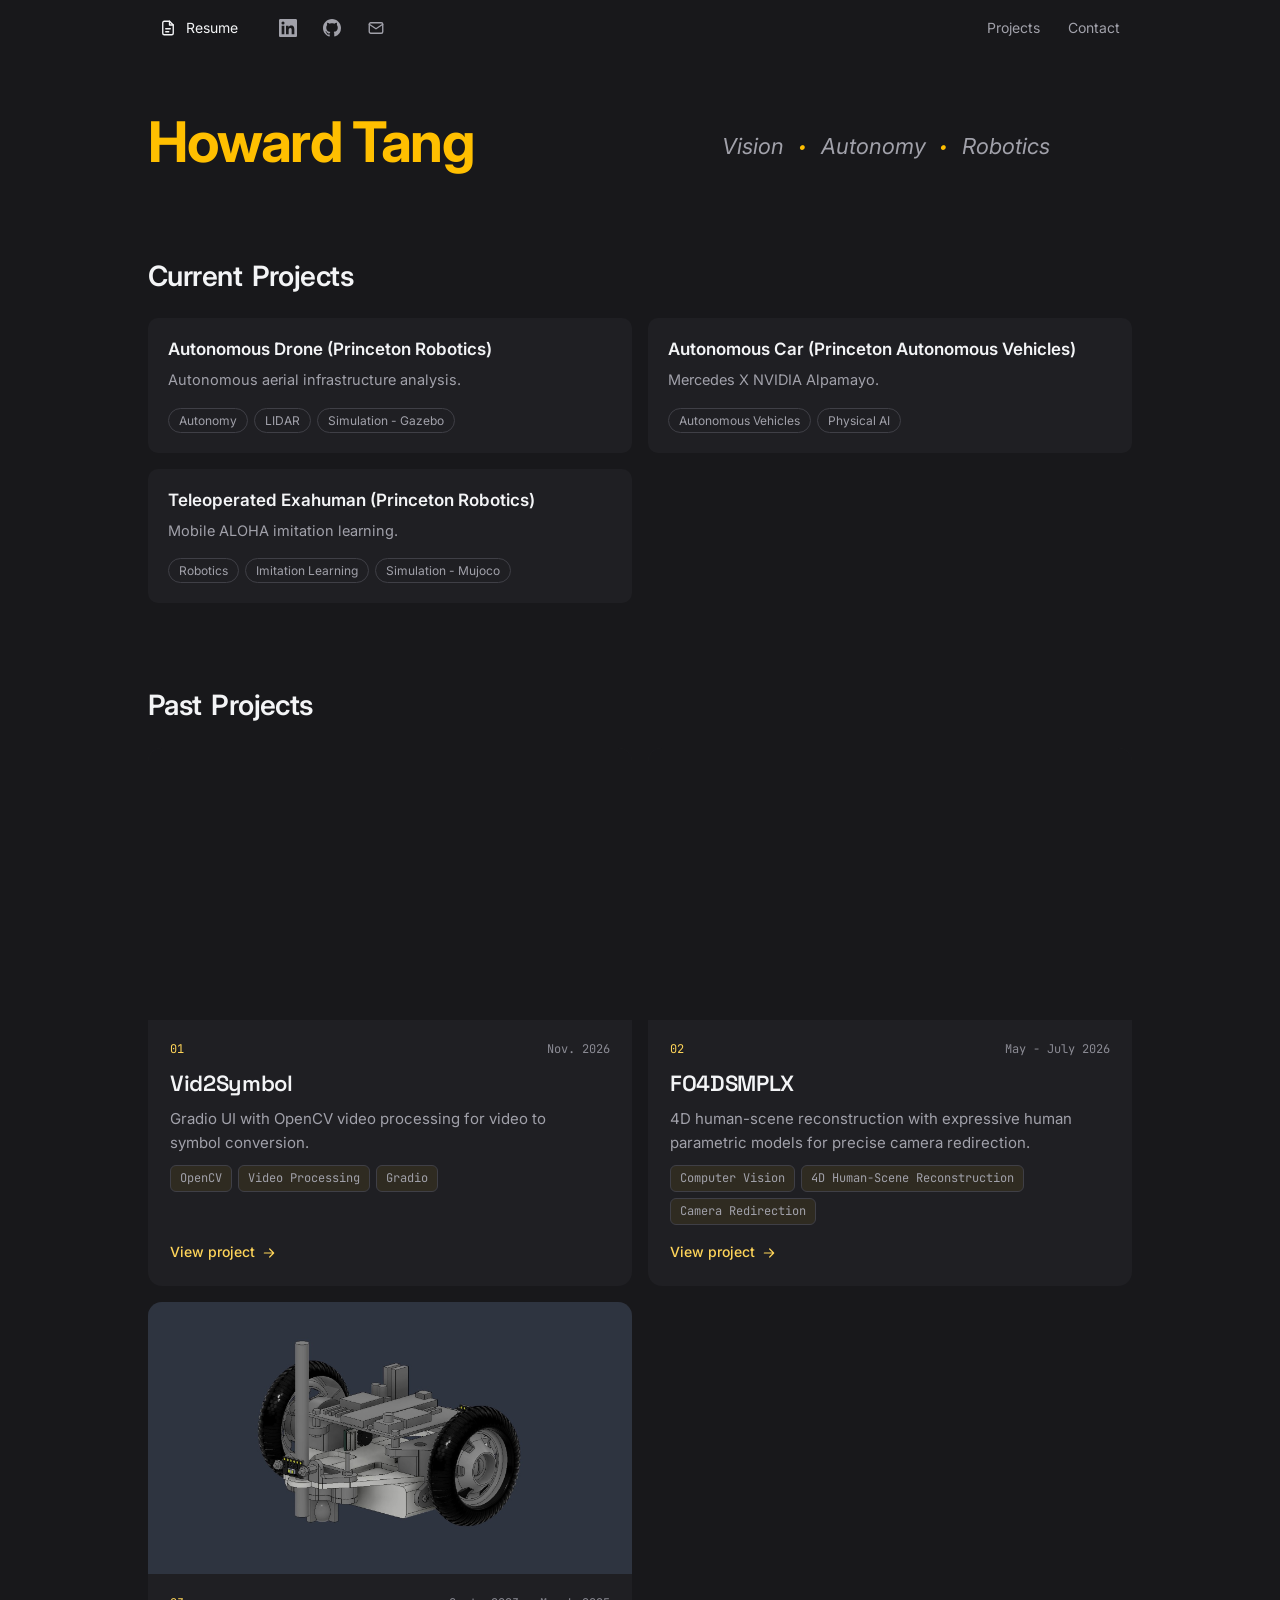
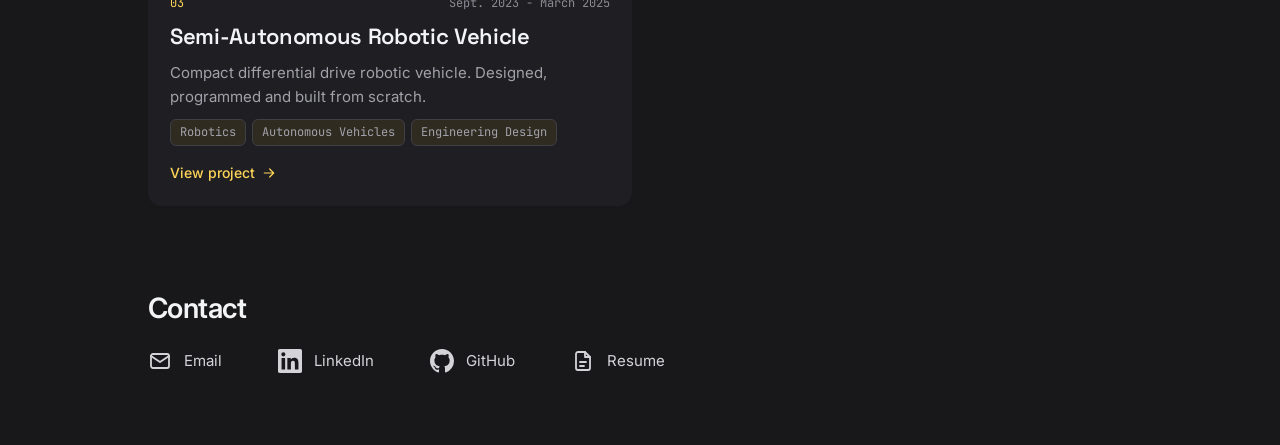
<file: index.html>
<!DOCTYPE html>
<html lang="en">
<head>
  <meta charset="UTF-8">
  <meta name="viewport" content="width=device-width, initial-scale=1">
  <title>Howard Tang</title>
  <meta name="description" content="Howard Tang — engineering student. Projects, resume, and contact.">
  <meta name="theme-color" content="#18181b">

  <!-- Link previews (LinkedIn, iMessage, Discord…). Uncomment + fill in once the site is live. -->
  <meta property="og:type" content="website">
  <meta property="og:title" content="Howard Tang — Engineering Portfolio">
  <meta property="og:description" content="Engineering projects, resume, and contact.">
  <!-- <meta property="og:url" content="https://YOUR-DOMAIN/"> -->
  <!-- <meta property="og:image" content="https://YOUR-DOMAIN/assets/og-image.png"> -->
  <meta name="twitter:card" content="summary_large_image">

  <link rel="icon" href="assets/favicon.svg" type="image/svg+xml">
  <link rel="preconnect" href="https://fonts.googleapis.com">
  <link rel="preconnect" href="https://fonts.gstatic.com" crossorigin>
  <link rel="stylesheet" href="https://fonts.googleapis.com/css2?family=Inter:wght@400;500;600;700&family=JetBrains+Mono:wght@400;500&family=Space+Grotesk:wght@500;600;700&display=swap">
  <link rel="stylesheet" href="css/style.css">
</head>
<body data-root="">
  <a class="skip-link" href="#main">Skip to content</a>

  <header class="site-header">
    <div class="container header-inner">
      <ul class="header-links">
        <li><a class="resume-link" data-link="resume" href="assets/resume.pdf" target="_blank" rel="noopener" aria-label="Resume"><svg class="i" viewBox="0 0 24 24" fill="none" stroke="currentColor" stroke-width="1.8" stroke-linecap="round" stroke-linejoin="round" aria-hidden="true"><path d="M14 3H7a2 2 0 0 0-2 2v14a2 2 0 0 0 2 2h10a2 2 0 0 0 2-2V8z"/><path d="M14 3v5h5M9 13h6M9 17h4"/></svg><span>Resume</span></a></li>
        <li><a data-link="linkedin" href="#" target="_blank" rel="noopener" aria-label="LinkedIn" title="LinkedIn"><svg class="i" viewBox="0 0 24 24" fill="currentColor" aria-hidden="true"><path d="M20.45 20.45h-3.55v-5.57c0-1.33-.03-3.04-1.85-3.04-1.85 0-2.14 1.45-2.14 2.94v5.67H9.35V9h3.41v1.56h.05c.48-.9 1.64-1.85 3.37-1.85 3.6 0 4.27 2.37 4.27 5.46v6.28zM5.34 7.43a2.06 2.06 0 1 1 0-4.13 2.06 2.06 0 0 1 0 4.13zM7.12 20.45H3.56V9h3.56v11.45zM22.22 0H1.77C.79 0 0 .77 0 1.73v20.54C0 23.23.79 24 1.77 24h20.45c.98 0 1.78-.77 1.78-1.73V1.73C24 .77 23.2 0 22.22 0z"/></svg></a></li>
        <li><a data-link="github" href="#" target="_blank" rel="noopener" aria-label="GitHub" title="GitHub"><svg class="i" viewBox="0 0 16 16" fill="currentColor" aria-hidden="true"><path d="M8 0C3.58 0 0 3.58 0 8c0 3.54 2.29 6.53 5.47 7.59.4.07.55-.17.55-.38 0-.19-.01-.82-.01-1.49-2.01.37-2.53-.49-2.69-.94-.09-.23-.48-.94-.82-1.13-.28-.15-.68-.52-.01-.53.63-.01 1.08.58 1.23.82.72 1.21 1.87.87 2.33.66.07-.52.28-.87.51-1.07-1.78-.2-3.64-.89-3.64-3.95 0-.87.31-1.59.82-2.15-.08-.2-.36-1.02.08-2.12 0 0 .67-.21 2.2.82.64-.18 1.32-.27 2-.27.68 0 1.36.09 2 .27 1.53-1.04 2.2-.82 2.2-.82.44 1.1.16 1.92.08 2.12.51.56.82 1.27.82 2.15 0 3.07-1.87 3.75-3.65 3.95.29.25.54.73.54 1.48 0 1.07-.01 1.93-.01 2.2 0 .21.15.46.55.38A8.01 8.01 0 0 0 16 8c0-4.42-3.58-8-8-8z"/></svg></a></li>
        <li><a data-link="email" href="#" aria-label="Email" title="Email"><svg class="i" viewBox="0 0 24 24" fill="none" stroke="currentColor" stroke-width="1.8" stroke-linecap="round" stroke-linejoin="round" aria-hidden="true"><rect x="3" y="5" width="18" height="14" rx="2"/><path d="m3 7 9 6 9-6"/></svg></a></li>
      </ul>
      <nav aria-label="Primary">
        <ul class="nav-links">
          <li><a href="index.html#projects">Projects</a></li>
          <li><a href="#contact">Contact</a></li>
        </ul>
      </nav>
    </div>
  </header>

  <main id="main">

    <section class="container intro" id="top">
      <div class="intro-top">
        <div class="intro-left">
          <h1 class="name">Howard Tang</h1>
        </div>
        <div class="bio">
          <p class="tagline">Vision <span class="dot" aria-hidden="true">&bull;</span> Autonomy <span class="dot" aria-hidden="true">&bull;</span> Robotics</p>
        </div>
      </div>
    </section>

    <!-- Both project sections are generated from js/data.js (CURRENT and PROJECTS) -->
    <div id="projects">
      <section class="section container" aria-labelledby="current-title">
        <h2 id="current-title">Current Projects</h2>
        <div class="current-grid" id="current-grid"></div>
      </section>

      <section class="section container" aria-labelledby="past-title">
        <h2 id="past-title">Past Projects</h2>
        <div class="past-grid" id="project-grid"></div>
        <noscript><p>Turn on JavaScript to see the project list.</p></noscript>
      </section>
    </div>

  </main>

  <footer class="contact" id="contact">
    <div class="container">
      <h2>Contact</h2>
      <ul class="contact-links">
        <li><a data-link="email" href="#"><svg class="i" viewBox="0 0 24 24" fill="none" stroke="currentColor" stroke-width="1.8" stroke-linecap="round" stroke-linejoin="round" aria-hidden="true"><rect x="3" y="5" width="18" height="14" rx="2"/><path d="m3 7 9 6 9-6"/></svg>Email</a></li>
        <li><a data-link="linkedin" href="#" target="_blank" rel="noopener"><svg class="i" viewBox="0 0 24 24" fill="currentColor" aria-hidden="true"><path d="M20.45 20.45h-3.55v-5.57c0-1.33-.03-3.04-1.85-3.04-1.85 0-2.14 1.45-2.14 2.94v5.67H9.35V9h3.41v1.56h.05c.48-.9 1.64-1.85 3.37-1.85 3.6 0 4.27 2.37 4.27 5.46v6.28zM5.34 7.43a2.06 2.06 0 1 1 0-4.13 2.06 2.06 0 0 1 0 4.13zM7.12 20.45H3.56V9h3.56v11.45zM22.22 0H1.77C.79 0 0 .77 0 1.73v20.54C0 23.23.79 24 1.77 24h20.45c.98 0 1.78-.77 1.78-1.73V1.73C24 .77 23.2 0 22.22 0z"/></svg>LinkedIn</a></li>
        <li><a data-link="github" href="#" target="_blank" rel="noopener"><svg class="i" viewBox="0 0 16 16" fill="currentColor" aria-hidden="true"><path d="M8 0C3.58 0 0 3.58 0 8c0 3.54 2.29 6.53 5.47 7.59.4.07.55-.17.55-.38 0-.19-.01-.82-.01-1.49-2.01.37-2.53-.49-2.69-.94-.09-.23-.48-.94-.82-1.13-.28-.15-.68-.52-.01-.53.63-.01 1.08.58 1.23.82.72 1.21 1.87.87 2.33.66.07-.52.28-.87.51-1.07-1.78-.2-3.64-.89-3.64-3.95 0-.87.31-1.59.82-2.15-.08-.2-.36-1.02.08-2.12 0 0 .67-.21 2.2.82.64-.18 1.32-.27 2-.27.68 0 1.36.09 2 .27 1.53-1.04 2.2-.82 2.2-.82.44 1.1.16 1.92.08 2.12.51.56.82 1.27.82 2.15 0 3.07-1.87 3.75-3.65 3.95.29.25.54.73.54 1.48 0 1.07-.01 1.93-.01 2.2 0 .21.15.46.55.38A8.01 8.01 0 0 0 16 8c0-4.42-3.58-8-8-8z"/></svg>GitHub</a></li>
        <li><a data-link="resume" href="assets/resume.pdf" target="_blank" rel="noopener"><svg class="i" viewBox="0 0 24 24" fill="none" stroke="currentColor" stroke-width="1.8" stroke-linecap="round" stroke-linejoin="round" aria-hidden="true"><path d="M14 3H7a2 2 0 0 0-2 2v14a2 2 0 0 0 2 2h10a2 2 0 0 0 2-2V8z"/><path d="M14 3v5h5M9 13h6M9 17h4"/></svg>Resume</a></li>
      </ul>
    </div>
  </footer>

  <script src="js/data.js"></script>
  <script src="js/main.js"></script>
</body>
</html>
</file>
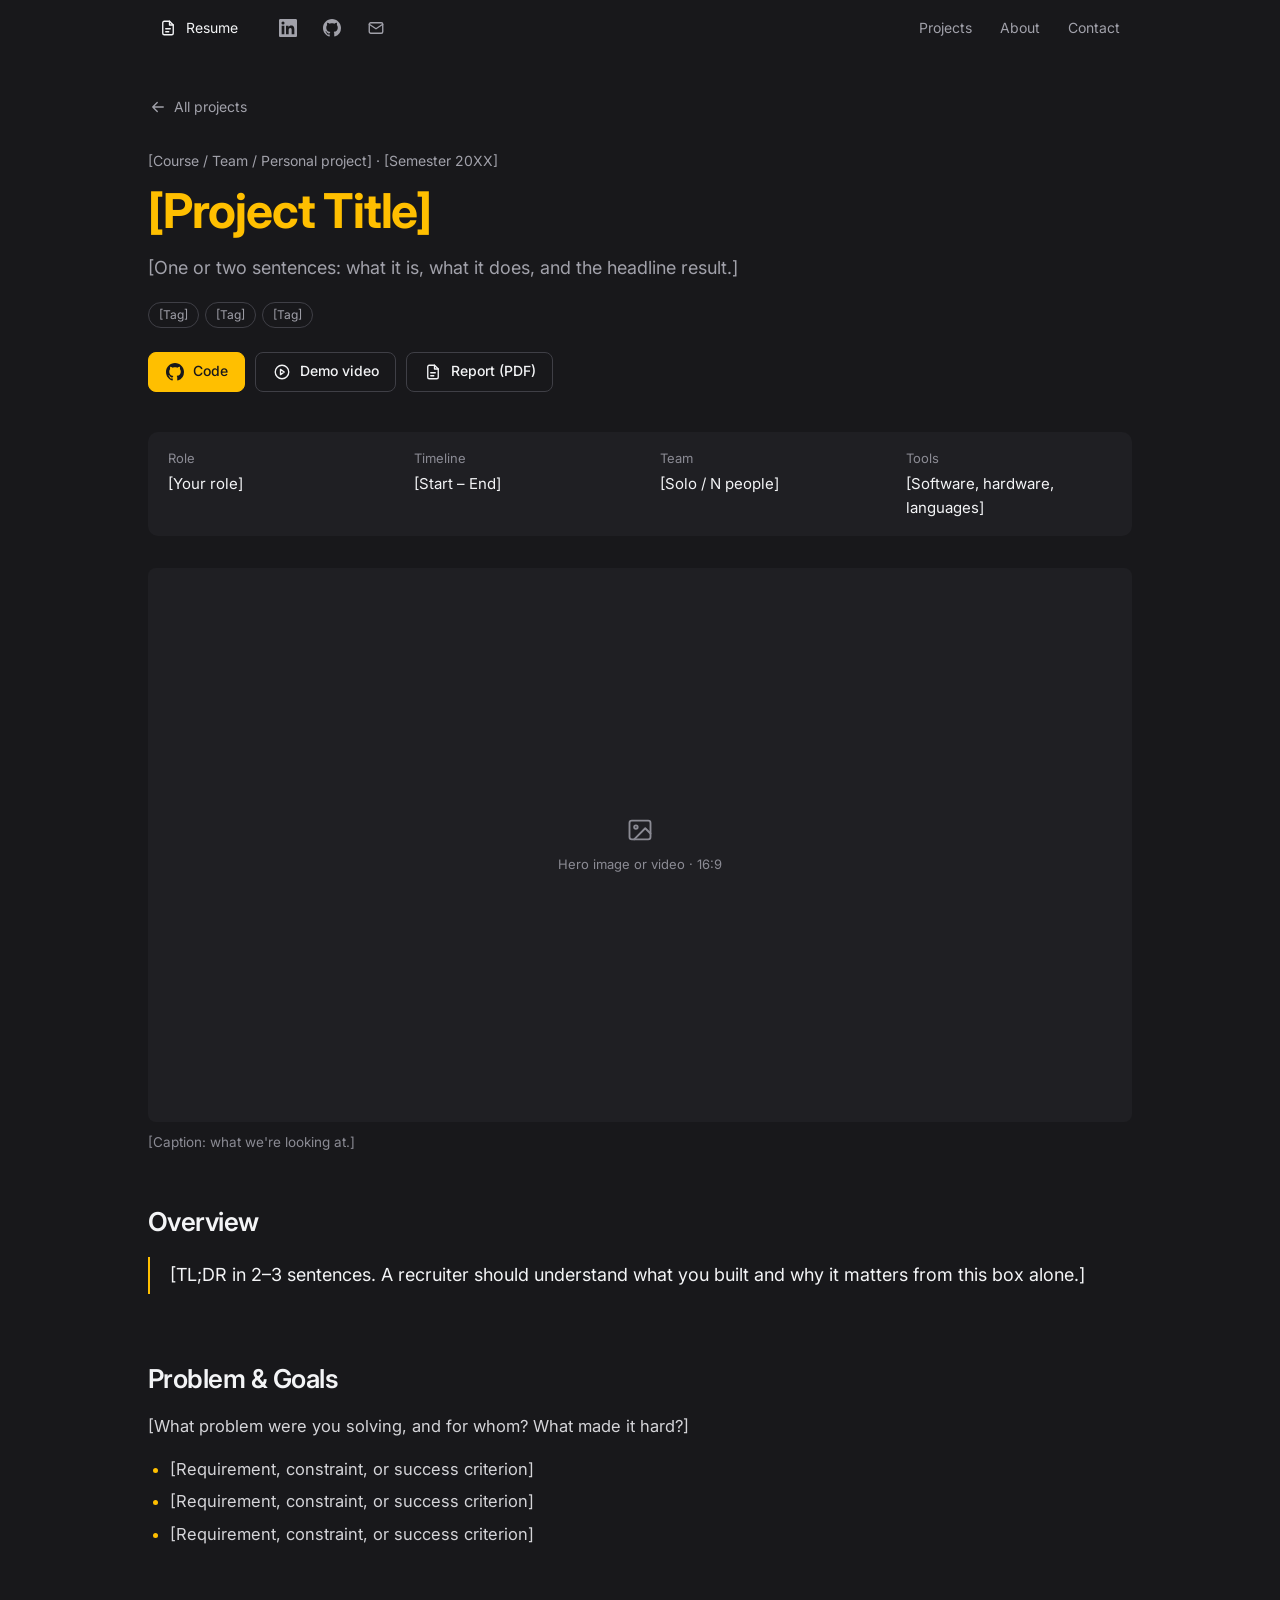
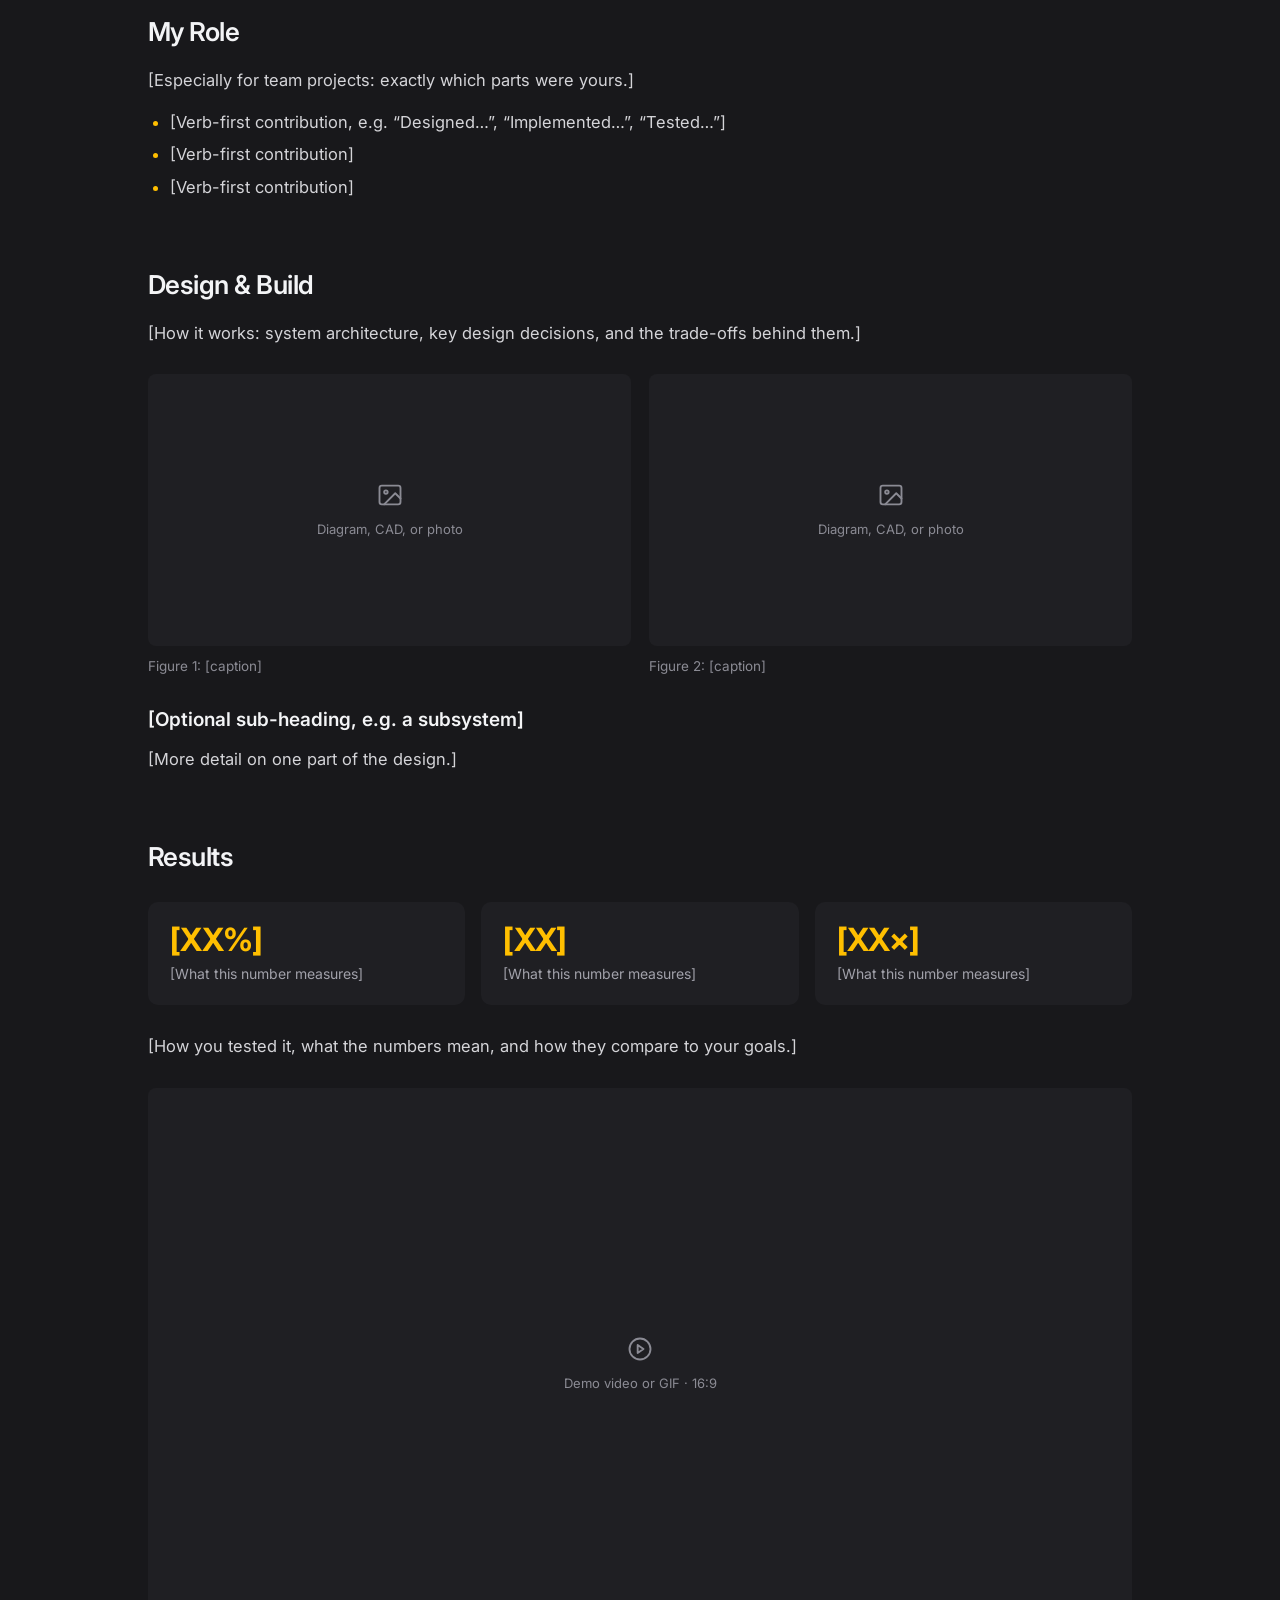
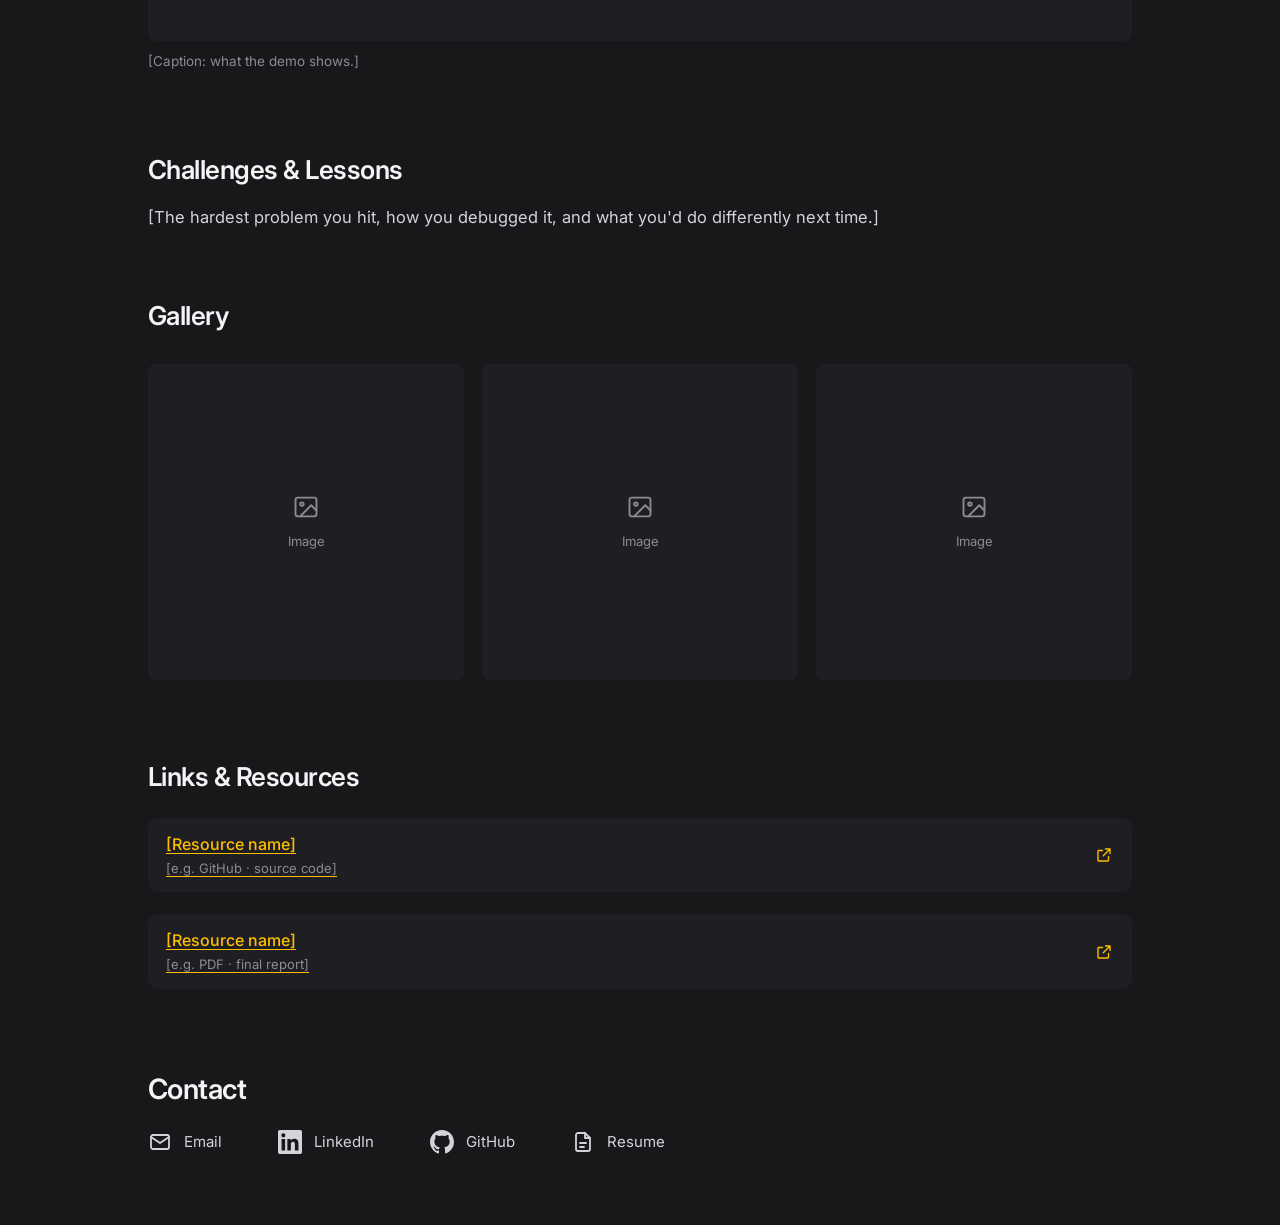
<file: projects/_template.html>
<!DOCTYPE html>
<html lang="en">
<head>
  <meta charset="UTF-8">
  <meta name="viewport" content="width=device-width, initial-scale=1">
  <title>[Project Title] — Howard Tang</title>
  <meta name="description" content="[One-sentence summary of the project.]">
  <meta name="theme-color" content="#18181b">
  <meta name="robots" content="noindex"><!-- TEMPLATE-ONLY: delete this line in real project pages -->

  <meta property="og:type" content="article">
  <meta property="og:title" content="[Project Title] — Howard Tang">
  <meta property="og:description" content="[One-sentence summary of the project.]">
  <!-- <meta property="og:image" content="https://YOUR-DOMAIN/assets/projects/SLUG/thumb.jpg"> -->

  <link rel="icon" href="../assets/favicon.svg" type="image/svg+xml">
  <link rel="preconnect" href="https://fonts.googleapis.com">
  <link rel="preconnect" href="https://fonts.gstatic.com" crossorigin>
  <link rel="stylesheet" href="https://fonts.googleapis.com/css2?family=Inter:wght@400;500;600;700&display=swap">
  <link rel="stylesheet" href="../css/style.css">
</head>
<body data-root="../" data-project="SLUG">
<!--
  ════════════════════════════════════════════════════════════════════════
  PROJECT PAGE — HOW TO EDIT
  ════════════════════════════════════════════════════════════════════════
  • Replace anything in [square brackets]. Delete any section you don't need
    (section numbers 01, 02, 03… renumber themselves).
  • data-project="…" on <body> must match this project's slug in js/data.js.
  • Put this project's media in  assets/projects/<slug>/

  MEDIA — replace a  <div class="placeholder">…</div>  with ONE of these:

    Image:    <img src="../assets/projects/<slug>/photo.jpg" alt="What the image shows">
    GIF:      <img src="../assets/projects/<slug>/demo.gif" alt="What it shows">
    Video:    <video src="../assets/projects/<slug>/demo.mp4" autoplay muted loop playsinline></video>
              ↑ best for animations — an MP4 is usually 5–10× smaller than the same GIF
    YouTube:  <iframe src="https://www.youtube-nocookie.com/embed/VIDEO_ID" title="Demo video" allowfullscreen></iframe>

  FRAME SHAPE — add a word to class="media":
    media            16:9, cropped to fill (default, good for photos)
    media natural    the image's own shape, never cropped (diagrams, CAD, plots)
    media square     1:1
    media portrait   4:5

  Images on this page enlarge when clicked.
  ════════════════════════════════════════════════════════════════════════
-->
  <a class="skip-link" href="#main">Skip to content</a>

  <!-- ================= NAV ================= -->
  <header class="site-header">
    <div class="container header-inner">
      <ul class="header-links">
        <li><a class="resume-link" data-link="resume" href="../assets/resume.pdf" target="_blank" rel="noopener" aria-label="Resume"><svg class="i" viewBox="0 0 24 24" fill="none" stroke="currentColor" stroke-width="1.8" stroke-linecap="round" stroke-linejoin="round" aria-hidden="true"><path d="M14 3H7a2 2 0 0 0-2 2v14a2 2 0 0 0 2 2h10a2 2 0 0 0 2-2V8z"/><path d="M14 3v5h5M9 13h6M9 17h4"/></svg><span>Resume</span></a></li>
        <li><a data-link="linkedin" href="#" target="_blank" rel="noopener" aria-label="LinkedIn" title="LinkedIn"><svg class="i" viewBox="0 0 24 24" fill="currentColor" aria-hidden="true"><path d="M20.45 20.45h-3.55v-5.57c0-1.33-.03-3.04-1.85-3.04-1.85 0-2.14 1.45-2.14 2.94v5.67H9.35V9h3.41v1.56h.05c.48-.9 1.64-1.85 3.37-1.85 3.6 0 4.27 2.37 4.27 5.46v6.28zM5.34 7.43a2.06 2.06 0 1 1 0-4.13 2.06 2.06 0 0 1 0 4.13zM7.12 20.45H3.56V9h3.56v11.45zM22.22 0H1.77C.79 0 0 .77 0 1.73v20.54C0 23.23.79 24 1.77 24h20.45c.98 0 1.78-.77 1.78-1.73V1.73C24 .77 23.2 0 22.22 0z"/></svg></a></li>
        <li><a data-link="github" href="#" target="_blank" rel="noopener" aria-label="GitHub" title="GitHub"><svg class="i" viewBox="0 0 16 16" fill="currentColor" aria-hidden="true"><path d="M8 0C3.58 0 0 3.58 0 8c0 3.54 2.29 6.53 5.47 7.59.4.07.55-.17.55-.38 0-.19-.01-.82-.01-1.49-2.01.37-2.53-.49-2.69-.94-.09-.23-.48-.94-.82-1.13-.28-.15-.68-.52-.01-.53.63-.01 1.08.58 1.23.82.72 1.21 1.87.87 2.33.66.07-.52.28-.87.51-1.07-1.78-.2-3.64-.89-3.64-3.95 0-.87.31-1.59.82-2.15-.08-.2-.36-1.02.08-2.12 0 0 .67-.21 2.2.82.64-.18 1.32-.27 2-.27.68 0 1.36.09 2 .27 1.53-1.04 2.2-.82 2.2-.82.44 1.1.16 1.92.08 2.12.51.56.82 1.27.82 2.15 0 3.07-1.87 3.75-3.65 3.95.29.25.54.73.54 1.48 0 1.07-.01 1.93-.01 2.2 0 .21.15.46.55.38A8.01 8.01 0 0 0 16 8c0-4.42-3.58-8-8-8z"/></svg></a></li>
        <li><a data-link="email" href="#" aria-label="Email" title="Email"><svg class="i" viewBox="0 0 24 24" fill="none" stroke="currentColor" stroke-width="1.8" stroke-linecap="round" stroke-linejoin="round" aria-hidden="true"><rect x="3" y="5" width="18" height="14" rx="2"/><path d="m3 7 9 6 9-6"/></svg></a></li>
      </ul>
      <nav aria-label="Primary">
        <ul class="nav-links">
          <li><a href="../index.html#projects">Projects</a></li>
          <li class="hide-xs"><a href="../index.html#about">About</a></li>
          <li><a href="#contact">Contact</a></li>
        </ul>
      </nav>
    </div>
  </header>

  <main id="main" class="container project">

    <a class="back-link" href="../index.html#projects">
      <svg class="i" viewBox="0 0 24 24" fill="none" stroke="currentColor" stroke-width="1.8" stroke-linecap="round" stroke-linejoin="round" aria-hidden="true"><path d="M19 12H5M11 18l-6-6 6-6"/></svg>
      All projects
    </a>

    <!-- ================= HEADER ================= -->
    <header class="project-header">
      <p class="project-eyebrow">[Course / Team / Personal project] · [Semester 20XX]</p>
      <h1>[Project Title]</h1>
      <p class="project-lead">[One or two sentences: what it is, what it does, and the headline result.]</p>
      <ul class="tags">
        <li>[Tag]</li>
        <li>[Tag]</li>
        <li>[Tag]</li>
      </ul>

      <!-- Delete any button you don't have a link for -->
      <div class="btn-row">
        <a class="btn btn-primary" href="#" target="_blank" rel="noopener">
          <svg class="i" viewBox="0 0 16 16" fill="currentColor" aria-hidden="true"><path d="M8 0C3.58 0 0 3.58 0 8c0 3.54 2.29 6.53 5.47 7.59.4.07.55-.17.55-.38 0-.19-.01-.82-.01-1.49-2.01.37-2.53-.49-2.69-.94-.09-.23-.48-.94-.82-1.13-.28-.15-.68-.52-.01-.53.63-.01 1.08.58 1.23.82.72 1.21 1.87.87 2.33.66.07-.52.28-.87.51-1.07-1.78-.2-3.64-.89-3.64-3.95 0-.87.31-1.59.82-2.15-.08-.2-.36-1.02.08-2.12 0 0 .67-.21 2.2.82.64-.18 1.32-.27 2-.27.68 0 1.36.09 2 .27 1.53-1.04 2.2-.82 2.2-.82.44 1.1.16 1.92.08 2.12.51.56.82 1.27.82 2.15 0 3.07-1.87 3.75-3.65 3.95.29.25.54.73.54 1.48 0 1.07-.01 1.93-.01 2.2 0 .21.15.46.55.38A8.01 8.01 0 0 0 16 8c0-4.42-3.58-8-8-8z"/></svg>
          Code
        </a>
        <a class="btn" href="#" target="_blank" rel="noopener">
          <svg class="i" viewBox="0 0 24 24" fill="none" stroke="currentColor" stroke-width="1.8" stroke-linecap="round" stroke-linejoin="round" aria-hidden="true"><circle cx="12" cy="12" r="9"/><path d="m10 8.5 5 3.5-5 3.5z"/></svg>
          Demo video
        </a>
        <a class="btn" href="#" target="_blank" rel="noopener">
          <svg class="i" viewBox="0 0 24 24" fill="none" stroke="currentColor" stroke-width="1.8" stroke-linecap="round" stroke-linejoin="round" aria-hidden="true"><path d="M14 3H7a2 2 0 0 0-2 2v14a2 2 0 0 0 2 2h10a2 2 0 0 0 2-2V8z"/><path d="M14 3v5h5M9 13h6M9 17h4"/></svg>
          Report (PDF)
        </a>
      </div>
    </header>

    <!-- ================= QUICK FACTS ================= -->
    <dl class="facts-strip">
      <div><dt>Role</dt><dd>[Your role]</dd></div>
      <div><dt>Timeline</dt><dd>[Start – End]</dd></div>
      <div><dt>Team</dt><dd>[Solo / N people]</dd></div>
      <div><dt>Tools</dt><dd>[Software, hardware, languages]</dd></div>
    </dl>

    <!-- ================= HERO MEDIA ================= -->
    <figure class="project-hero">
      <div class="media">
        <div class="placeholder">
          <svg viewBox="0 0 24 24" fill="none" stroke="currentColor" stroke-width="1.6" stroke-linecap="round" stroke-linejoin="round" aria-hidden="true"><rect x="3" y="4" width="18" height="16" rx="2"/><circle cx="8.5" cy="9.5" r="1.5"/><path d="m21 15-4.5-4.5L7 20"/></svg>
          <span>Hero image or video · 16:9</span>
        </div>
      </div>
      <figcaption>[Caption: what we're looking at.]</figcaption>
    </figure>

    <!-- ================= WRITE-UP ================= -->
    <article class="prose">

      <section id="overview">
        <h2>Overview</h2>
        <p class="callout">[TL;DR in 2–3 sentences. A recruiter should understand what you built and why it matters from this box alone.]</p>
      </section>

      <section id="problem">
        <h2>Problem &amp; Goals</h2>
        <p>[What problem were you solving, and for whom? What made it hard?]</p>
        <ul>
          <li>[Requirement, constraint, or success criterion]</li>
          <li>[Requirement, constraint, or success criterion]</li>
          <li>[Requirement, constraint, or success criterion]</li>
        </ul>
      </section>

      <section id="role">
        <h2>My Role</h2>
        <p>[Especially for team projects: exactly which parts were yours.]</p>
        <ul>
          <li>[Verb-first contribution, e.g. “Designed…”, “Implemented…”, “Tested…”]</li>
          <li>[Verb-first contribution]</li>
          <li>[Verb-first contribution]</li>
        </ul>
      </section>

      <section id="design">
        <h2>Design &amp; Build</h2>
        <p>[How it works: system architecture, key design decisions, and the trade-offs behind them.]</p>

        <div class="media-grid">
          <figure>
            <div class="media">
              <div class="placeholder">
                <svg viewBox="0 0 24 24" fill="none" stroke="currentColor" stroke-width="1.6" stroke-linecap="round" stroke-linejoin="round" aria-hidden="true"><rect x="3" y="4" width="18" height="16" rx="2"/><circle cx="8.5" cy="9.5" r="1.5"/><path d="m21 15-4.5-4.5L7 20"/></svg>
                <span>Diagram, CAD, or photo</span>
              </div>
            </div>
            <figcaption>Figure 1: [caption]</figcaption>
          </figure>
          <figure>
            <div class="media">
              <div class="placeholder">
                <svg viewBox="0 0 24 24" fill="none" stroke="currentColor" stroke-width="1.6" stroke-linecap="round" stroke-linejoin="round" aria-hidden="true"><rect x="3" y="4" width="18" height="16" rx="2"/><circle cx="8.5" cy="9.5" r="1.5"/><path d="m21 15-4.5-4.5L7 20"/></svg>
                <span>Diagram, CAD, or photo</span>
              </div>
            </div>
            <figcaption>Figure 2: [caption]</figcaption>
          </figure>
        </div>

        <h3>[Optional sub-heading, e.g. a subsystem]</h3>
        <p>[More detail on one part of the design.]</p>
      </section>

      <section id="results">
        <h2>Results</h2>
        <div class="stats">
          <div class="stat"><div class="stat-value">[XX%]</div><div class="stat-label">[What this number measures]</div></div>
          <div class="stat"><div class="stat-value">[XX]</div><div class="stat-label">[What this number measures]</div></div>
          <div class="stat"><div class="stat-value">[XX×]</div><div class="stat-label">[What this number measures]</div></div>
        </div>
        <p>[How you tested it, what the numbers mean, and how they compare to your goals.]</p>

        <figure>
          <div class="media">
            <div class="placeholder">
              <svg viewBox="0 0 24 24" fill="none" stroke="currentColor" stroke-width="1.6" stroke-linecap="round" stroke-linejoin="round" aria-hidden="true"><circle cx="12" cy="12" r="9"/><path d="m10 8.5 5 3.5-5 3.5z"/></svg>
              <span>Demo video or GIF · 16:9</span>
            </div>
          </div>
          <figcaption>[Caption: what the demo shows.]</figcaption>
        </figure>
      </section>

      <section id="lessons">
        <h2>Challenges &amp; Lessons</h2>
        <p>[The hardest problem you hit, how you debugged it, and what you'd do differently next time.]</p>
      </section>

      <section id="gallery">
        <h2>Gallery</h2>
        <div class="media-grid cols-3">
          <figure><div class="media square"><div class="placeholder"><svg viewBox="0 0 24 24" fill="none" stroke="currentColor" stroke-width="1.6" stroke-linecap="round" stroke-linejoin="round" aria-hidden="true"><rect x="3" y="4" width="18" height="16" rx="2"/><circle cx="8.5" cy="9.5" r="1.5"/><path d="m21 15-4.5-4.5L7 20"/></svg><span>Image</span></div></div></figure>
          <figure><div class="media square"><div class="placeholder"><svg viewBox="0 0 24 24" fill="none" stroke="currentColor" stroke-width="1.6" stroke-linecap="round" stroke-linejoin="round" aria-hidden="true"><rect x="3" y="4" width="18" height="16" rx="2"/><circle cx="8.5" cy="9.5" r="1.5"/><path d="m21 15-4.5-4.5L7 20"/></svg><span>Image</span></div></div></figure>
          <figure><div class="media square"><div class="placeholder"><svg viewBox="0 0 24 24" fill="none" stroke="currentColor" stroke-width="1.6" stroke-linecap="round" stroke-linejoin="round" aria-hidden="true"><rect x="3" y="4" width="18" height="16" rx="2"/><circle cx="8.5" cy="9.5" r="1.5"/><path d="m21 15-4.5-4.5L7 20"/></svg><span>Image</span></div></div></figure>
        </div>
      </section>

      <section id="links">
        <h2>Links &amp; Resources</h2>
        <ul class="resource-list">
          <li>
            <a href="#" target="_blank" rel="noopener">
              <span><span class="resource-title">[Resource name]</span><span class="resource-meta">[e.g. GitHub · source code]</span></span>
              <svg class="i" viewBox="0 0 24 24" fill="none" stroke="currentColor" stroke-width="1.8" stroke-linecap="round" stroke-linejoin="round" aria-hidden="true"><path d="M14 4h6v6M20 4l-9 9M18 14v5a1 1 0 0 1-1 1H5a1 1 0 0 1-1-1V7a1 1 0 0 1 1-1h5"/></svg>
            </a>
          </li>
          <li>
            <a href="#" target="_blank" rel="noopener">
              <span><span class="resource-title">[Resource name]</span><span class="resource-meta">[e.g. PDF · final report]</span></span>
              <svg class="i" viewBox="0 0 24 24" fill="none" stroke="currentColor" stroke-width="1.8" stroke-linecap="round" stroke-linejoin="round" aria-hidden="true"><path d="M14 4h6v6M20 4l-9 9M18 14v5a1 1 0 0 1-1 1H5a1 1 0 0 1-1-1V7a1 1 0 0 1 1-1h5"/></svg>
            </a>
          </li>
        </ul>
      </section>

    </article>

    <!-- Previous / next project links are generated from js/data.js -->
    <nav class="project-nav" id="project-nav" aria-label="More projects"></nav>
  </main>

  <!-- ================= FOOTER / CONTACT ================= -->
  <footer class="contact" id="contact">
    <div class="container">
      <h2>Contact</h2>
      <ul class="contact-links">
        <li><a data-link="email" href="#"><svg class="i" viewBox="0 0 24 24" fill="none" stroke="currentColor" stroke-width="1.8" stroke-linecap="round" stroke-linejoin="round" aria-hidden="true"><rect x="3" y="5" width="18" height="14" rx="2"/><path d="m3 7 9 6 9-6"/></svg>Email</a></li>
        <li><a data-link="linkedin" href="#" target="_blank" rel="noopener"><svg class="i" viewBox="0 0 24 24" fill="currentColor" aria-hidden="true"><path d="M20.45 20.45h-3.55v-5.57c0-1.33-.03-3.04-1.85-3.04-1.85 0-2.14 1.45-2.14 2.94v5.67H9.35V9h3.41v1.56h.05c.48-.9 1.64-1.85 3.37-1.85 3.6 0 4.27 2.37 4.27 5.46v6.28zM5.34 7.43a2.06 2.06 0 1 1 0-4.13 2.06 2.06 0 0 1 0 4.13zM7.12 20.45H3.56V9h3.56v11.45zM22.22 0H1.77C.79 0 0 .77 0 1.73v20.54C0 23.23.79 24 1.77 24h20.45c.98 0 1.78-.77 1.78-1.73V1.73C24 .77 23.2 0 22.22 0z"/></svg>LinkedIn</a></li>
        <li><a data-link="github" href="#" target="_blank" rel="noopener"><svg class="i" viewBox="0 0 16 16" fill="currentColor" aria-hidden="true"><path d="M8 0C3.58 0 0 3.58 0 8c0 3.54 2.29 6.53 5.47 7.59.4.07.55-.17.55-.38 0-.19-.01-.82-.01-1.49-2.01.37-2.53-.49-2.69-.94-.09-.23-.48-.94-.82-1.13-.28-.15-.68-.52-.01-.53.63-.01 1.08.58 1.23.82.72 1.21 1.87.87 2.33.66.07-.52.28-.87.51-1.07-1.78-.2-3.64-.89-3.64-3.95 0-.87.31-1.59.82-2.15-.08-.2-.36-1.02.08-2.12 0 0 .67-.21 2.2.82.64-.18 1.32-.27 2-.27.68 0 1.36.09 2 .27 1.53-1.04 2.2-.82 2.2-.82.44 1.1.16 1.92.08 2.12.51.56.82 1.27.82 2.15 0 3.07-1.87 3.75-3.65 3.95.29.25.54.73.54 1.48 0 1.07-.01 1.93-.01 2.2 0 .21.15.46.55.38A8.01 8.01 0 0 0 16 8c0-4.42-3.58-8-8-8z"/></svg>GitHub</a></li>
        <li><a data-link="resume" href="../assets/resume.pdf" target="_blank" rel="noopener"><svg class="i" viewBox="0 0 24 24" fill="none" stroke="currentColor" stroke-width="1.8" stroke-linecap="round" stroke-linejoin="round" aria-hidden="true"><path d="M14 3H7a2 2 0 0 0-2 2v14a2 2 0 0 0 2 2h10a2 2 0 0 0 2-2V8z"/><path d="M14 3v5h5M9 13h6M9 17h4"/></svg>Resume</a></li>
      </ul>
    </div>
  </footer>

  <script src="../js/data.js"></script>
  <script src="../js/main.js"></script>
</body>
</html>
</file>
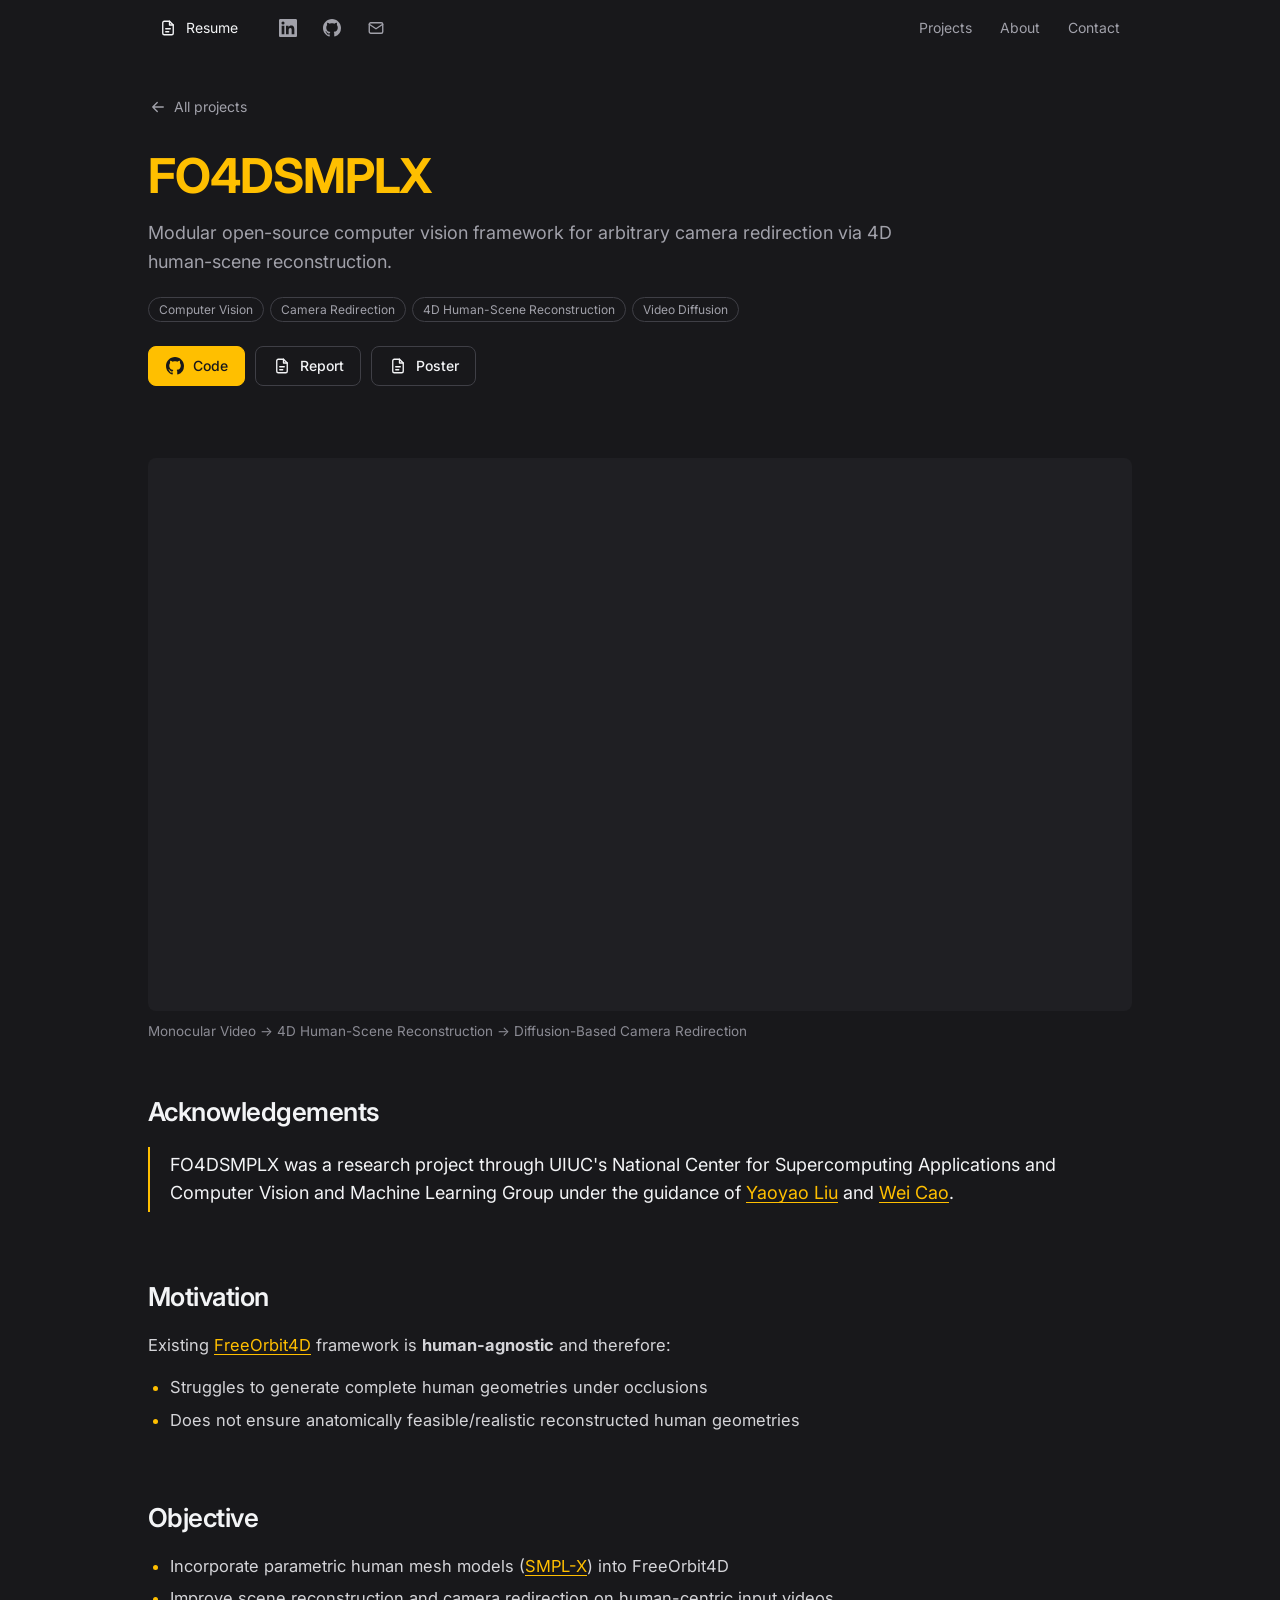
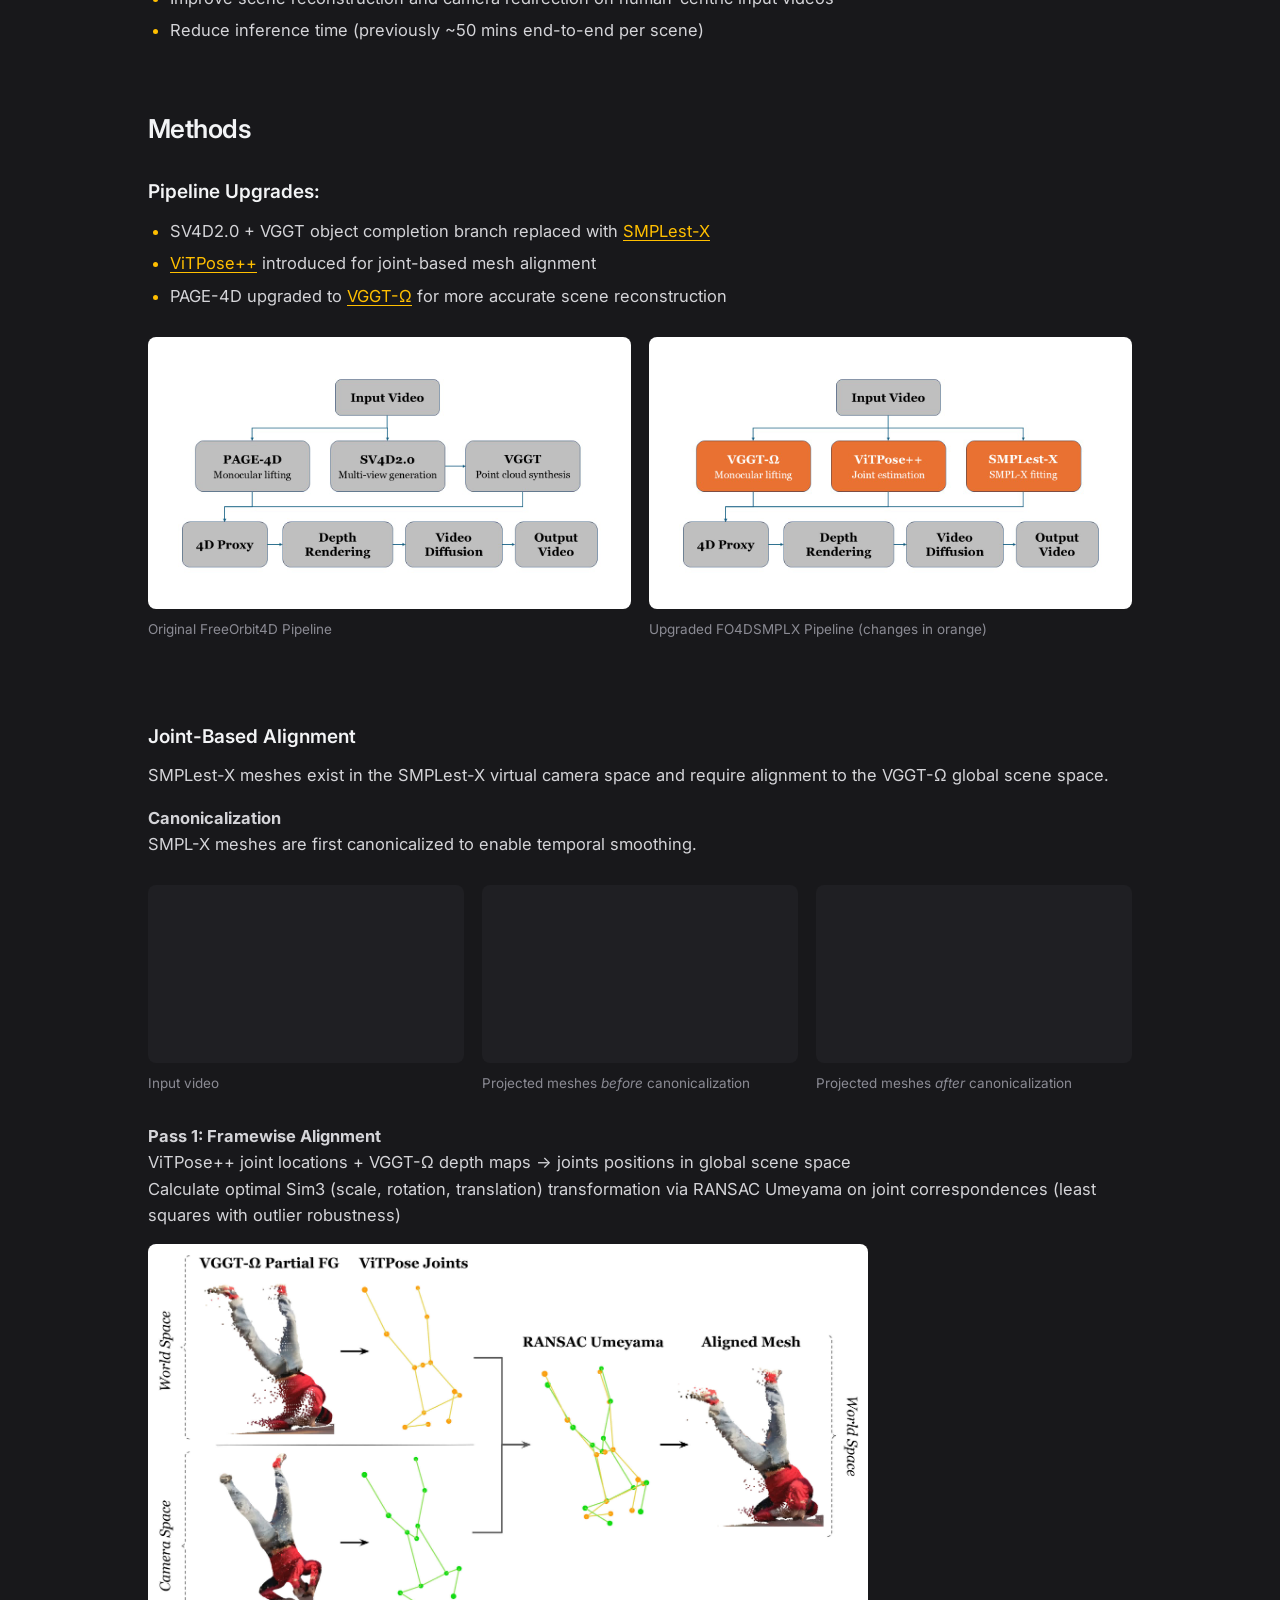
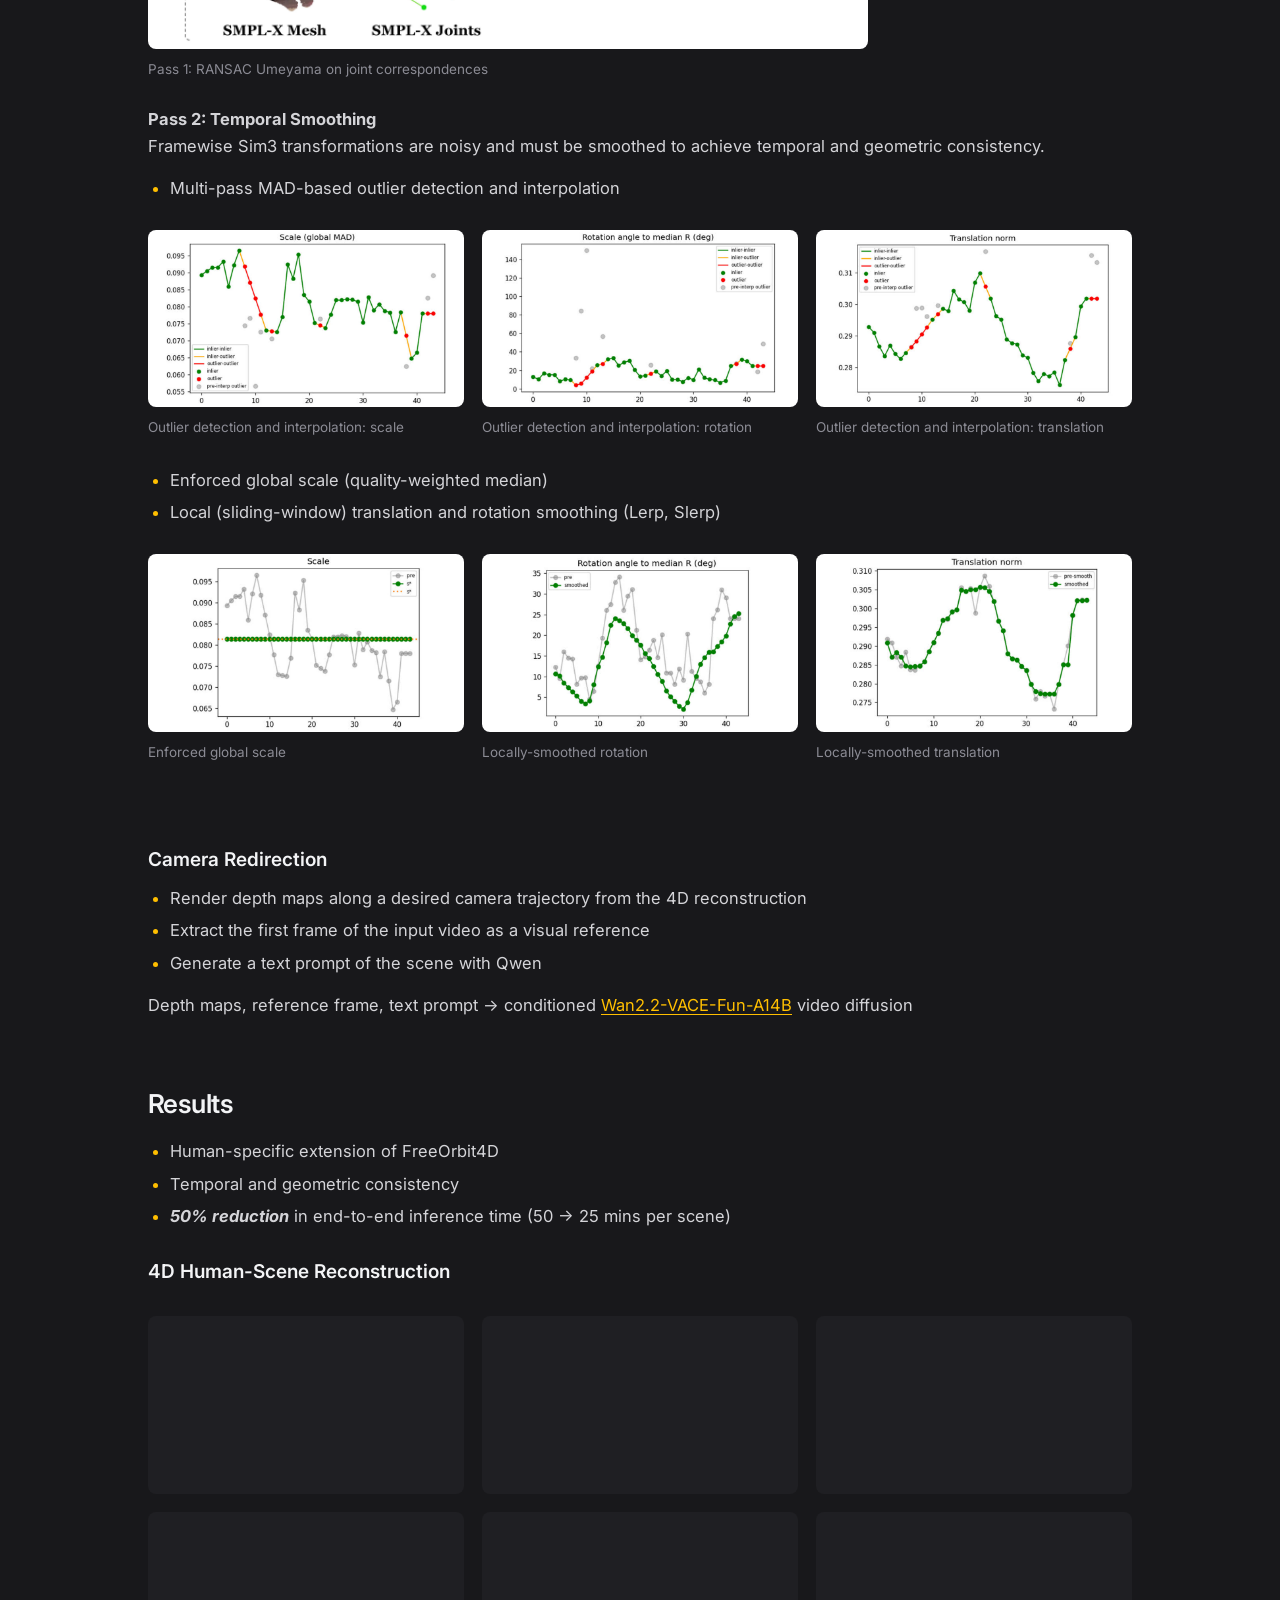
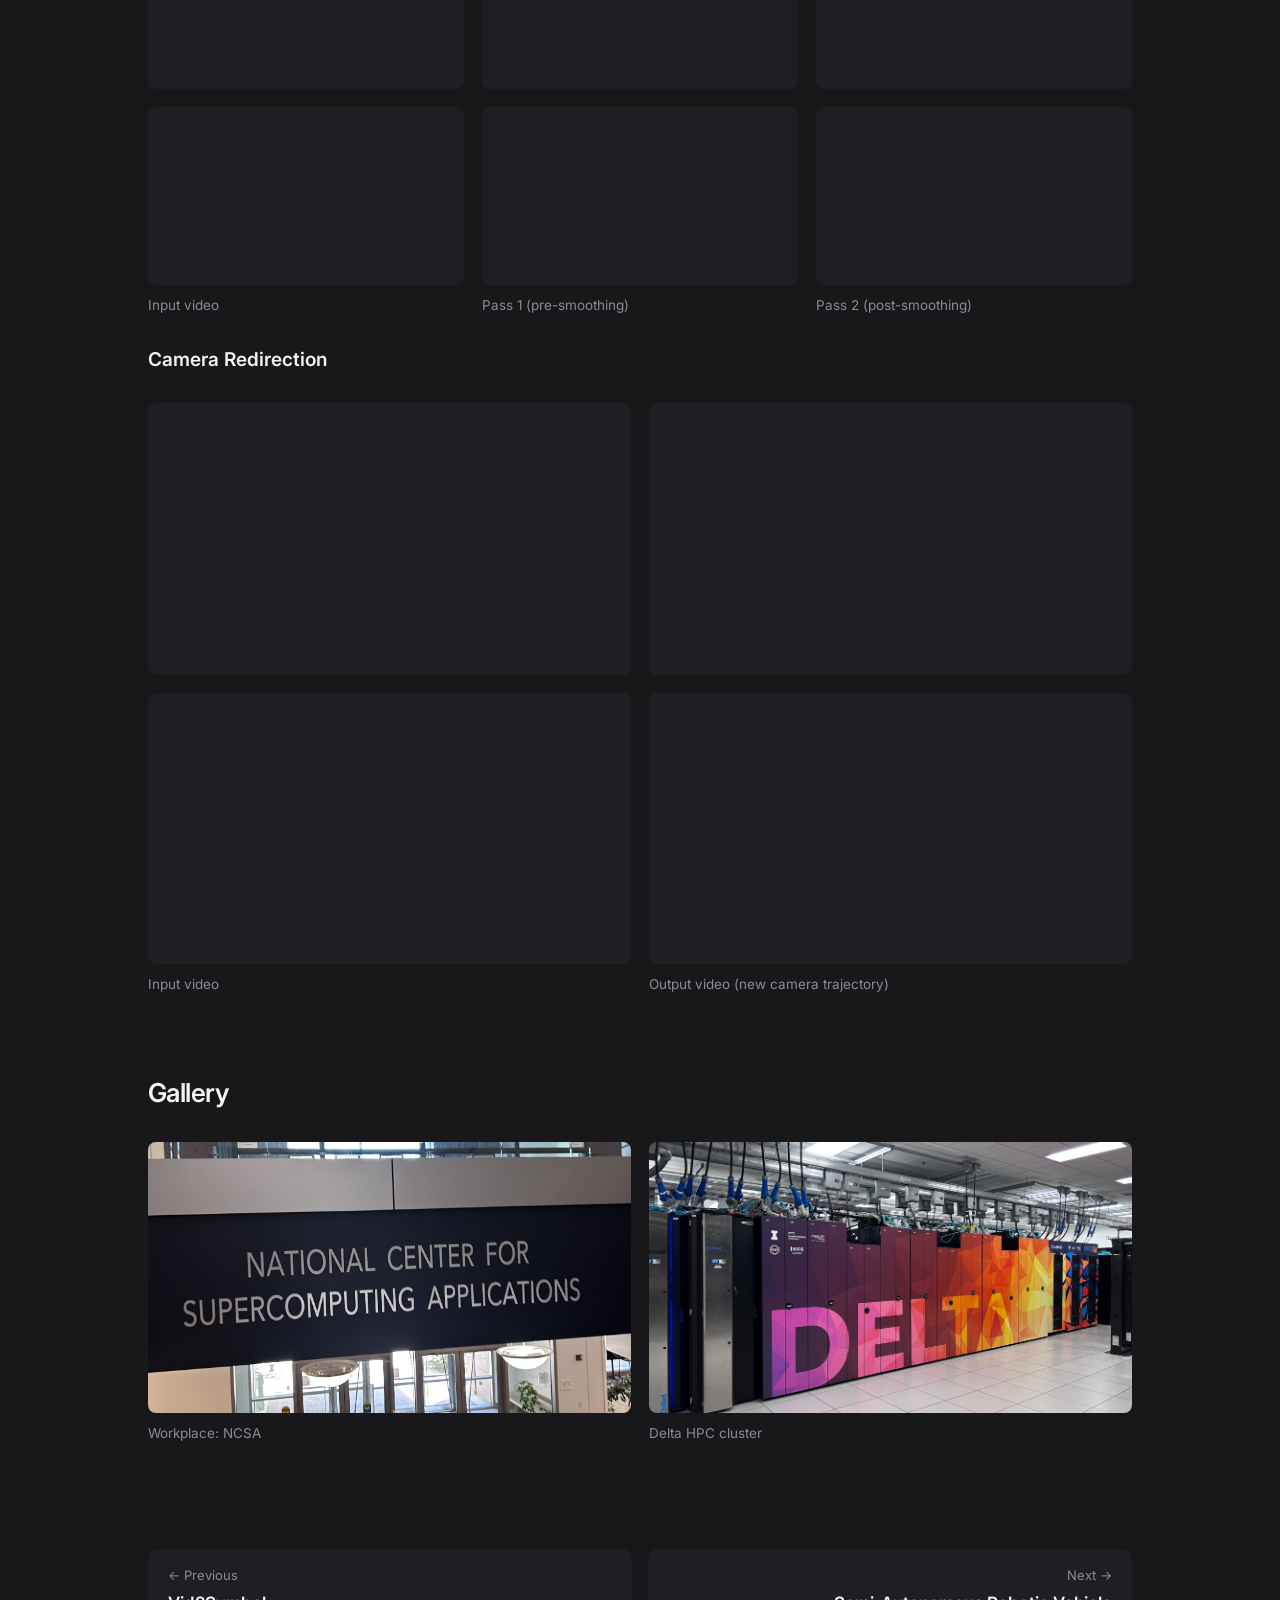
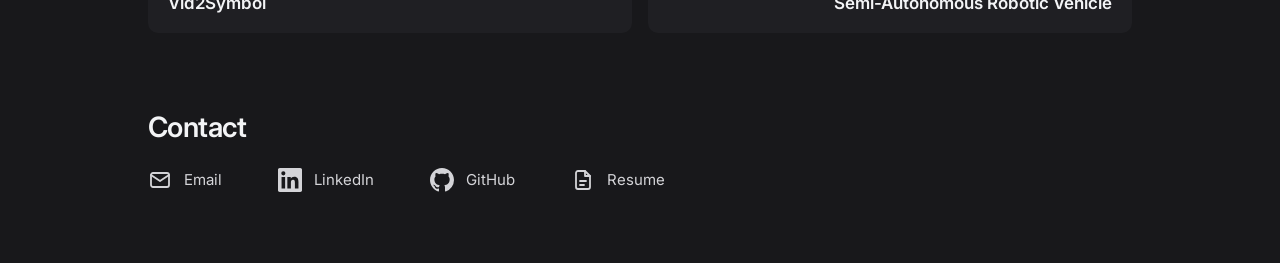
<file: projects/fo4dsmplx.html>
<!DOCTYPE html>
<html lang="en">
<head>
  <meta charset="UTF-8">
  <meta name="viewport" content="width=device-width, initial-scale=1">
  <title>FO4DSMPLX — Howard Tang</title>
  <meta name="description" content="[One-sentence summary of the project.]">
  <meta name="theme-color" content="#18181b">

  <meta property="og:type" content="article">
  <meta property="og:title" content="FO4DSMPLX — Howard Tang">
  <meta property="og:description" content="[One-sentence summary of the project.]">
  <!-- <meta property="og:image" content="https://YOUR-DOMAIN/assets/projects/fo4dsmplx/thumb.jpg"> -->

  <link rel="icon" href="../assets/favicon.svg" type="image/svg+xml">
  <link rel="preconnect" href="https://fonts.googleapis.com">
  <link rel="preconnect" href="https://fonts.gstatic.com" crossorigin>
  <link rel="stylesheet" href="https://fonts.googleapis.com/css2?family=Inter:wght@400;500;600;700&display=swap">
  <link rel="stylesheet" href="../css/style.css">
</head>
<body data-root="../" data-project="fo4dsmplx">
<!--
  ════════════════════════════════════════════════════════════════════════
  PROJECT PAGE — HOW TO EDIT
  ════════════════════════════════════════════════════════════════════════
  • Replace anything in [square brackets]. Delete any section you don't need
    (section numbers 01, 02, 03… renumber themselves).
  • data-project="…" on <body> must match this project's slug in js/data.js.
  • Put this project's media in  assets/projects/<slug>/

  MEDIA — replace a  <div class="placeholder">…</div>  with ONE of these:

    Image:    <img src="../assets/projects/<slug>/photo.jpg" alt="What the image shows">
    GIF:      <img src="../assets/projects/<slug>/demo.gif" alt="What it shows">
    Video:    <video src="../assets/projects/<slug>/demo.mp4" autoplay muted loop playsinline></video>
              ↑ best for animations — an MP4 is usually 5–10× smaller than the same GIF
    YouTube:  <iframe src="https://www.youtube-nocookie.com/embed/VIDEO_ID" title="Demo video" allowfullscreen></iframe>

  FRAME SHAPE — add a word to class="media":
    media            16:9, cropped to fill (default, good for photos)
    media natural    the image's own shape, never cropped (diagrams, CAD, plots)
    media square     1:1
    media portrait   4:5

  Images on this page enlarge when clicked.
  ════════════════════════════════════════════════════════════════════════
-->
  <a class="skip-link" href="#main">Skip to content</a>

  <!-- ================= NAV ================= -->
  <header class="site-header">
    <div class="container header-inner">
      <ul class="header-links">
        <li><a class="resume-link" data-link="resume" href="../assets/resume.pdf" target="_blank" rel="noopener" aria-label="Resume"><svg class="i" viewBox="0 0 24 24" fill="none" stroke="currentColor" stroke-width="1.8" stroke-linecap="round" stroke-linejoin="round" aria-hidden="true"><path d="M14 3H7a2 2 0 0 0-2 2v14a2 2 0 0 0 2 2h10a2 2 0 0 0 2-2V8z"/><path d="M14 3v5h5M9 13h6M9 17h4"/></svg><span>Resume</span></a></li>
        <li><a data-link="linkedin" href="#" target="_blank" rel="noopener" aria-label="LinkedIn" title="LinkedIn"><svg class="i" viewBox="0 0 24 24" fill="currentColor" aria-hidden="true"><path d="M20.45 20.45h-3.55v-5.57c0-1.33-.03-3.04-1.85-3.04-1.85 0-2.14 1.45-2.14 2.94v5.67H9.35V9h3.41v1.56h.05c.48-.9 1.64-1.85 3.37-1.85 3.6 0 4.27 2.37 4.27 5.46v6.28zM5.34 7.43a2.06 2.06 0 1 1 0-4.13 2.06 2.06 0 0 1 0 4.13zM7.12 20.45H3.56V9h3.56v11.45zM22.22 0H1.77C.79 0 0 .77 0 1.73v20.54C0 23.23.79 24 1.77 24h20.45c.98 0 1.78-.77 1.78-1.73V1.73C24 .77 23.2 0 22.22 0z"/></svg></a></li>
        <li><a data-link="github" href="#" target="_blank" rel="noopener" aria-label="GitHub" title="GitHub"><svg class="i" viewBox="0 0 16 16" fill="currentColor" aria-hidden="true"><path d="M8 0C3.58 0 0 3.58 0 8c0 3.54 2.29 6.53 5.47 7.59.4.07.55-.17.55-.38 0-.19-.01-.82-.01-1.49-2.01.37-2.53-.49-2.69-.94-.09-.23-.48-.94-.82-1.13-.28-.15-.68-.52-.01-.53.63-.01 1.08.58 1.23.82.72 1.21 1.87.87 2.33.66.07-.52.28-.87.51-1.07-1.78-.2-3.64-.89-3.64-3.95 0-.87.31-1.59.82-2.15-.08-.2-.36-1.02.08-2.12 0 0 .67-.21 2.2.82.64-.18 1.32-.27 2-.27.68 0 1.36.09 2 .27 1.53-1.04 2.2-.82 2.2-.82.44 1.1.16 1.92.08 2.12.51.56.82 1.27.82 2.15 0 3.07-1.87 3.75-3.65 3.95.29.25.54.73.54 1.48 0 1.07-.01 1.93-.01 2.2 0 .21.15.46.55.38A8.01 8.01 0 0 0 16 8c0-4.42-3.58-8-8-8z"/></svg></a></li>
        <li><a data-link="email" href="#" aria-label="Email" title="Email"><svg class="i" viewBox="0 0 24 24" fill="none" stroke="currentColor" stroke-width="1.8" stroke-linecap="round" stroke-linejoin="round" aria-hidden="true"><rect x="3" y="5" width="18" height="14" rx="2"/><path d="m3 7 9 6 9-6"/></svg></a></li>
      </ul>
      <nav aria-label="Primary">
        <ul class="nav-links">
          <li><a href="../index.html#projects">Projects</a></li>
          <li class="hide-xs"><a href="../index.html#about">About</a></li>
          <li><a href="#contact">Contact</a></li>
        </ul>
      </nav>
    </div>
  </header>

  <main id="main" class="container project">

    <a class="back-link" href="../index.html#projects">
      <svg class="i" viewBox="0 0 24 24" fill="none" stroke="currentColor" stroke-width="1.8" stroke-linecap="round" stroke-linejoin="round" aria-hidden="true"><path d="M19 12H5M11 18l-6-6 6-6"/></svg>
      All projects
    </a>

    <!-- ================= HEADER ================= -->
    <header class="project-header">
      <h1>FO4DSMPLX</h1>
      <p class="project-lead">Modular open-source computer vision framework for arbitrary camera redirection via 4D human-scene reconstruction.</p>
      <ul class="tags">
        <li>Computer Vision</li>
        <li>Camera Redirection</li>
        <li>4D Human-Scene Reconstruction</li>
        <li>Video Diffusion</li>
      </ul>

      <!-- Delete any button you don't have a link for -->
      <div class="btn-row">
        <a class="btn btn-primary" href="https://github.com/howardziyuantang/FO4DSMPLX" target="_blank" rel="noopener">
          <svg class="i" viewBox="0 0 16 16" fill="currentColor" aria-hidden="true"><path d="M8 0C3.58 0 0 3.58 0 8c0 3.54 2.29 6.53 5.47 7.59.4.07.55-.17.55-.38 0-.19-.01-.82-.01-1.49-2.01.37-2.53-.49-2.69-.94-.09-.23-.48-.94-.82-1.13-.28-.15-.68-.52-.01-.53.63-.01 1.08.58 1.23.82.72 1.21 1.87.87 2.33.66.07-.52.28-.87.51-1.07-1.78-.2-3.64-.89-3.64-3.95 0-.87.31-1.59.82-2.15-.08-.2-.36-1.02.08-2.12 0 0 .67-.21 2.2.82.64-.18 1.32-.27 2-.27.68 0 1.36.09 2 .27 1.53-1.04 2.2-.82 2.2-.82.44 1.1.16 1.92.08 2.12.51.56.82 1.27.82 2.15 0 3.07-1.87 3.75-3.65 3.95.29.25.54.73.54 1.48 0 1.07-.01 1.93-.01 2.2 0 .21.15.46.55.38A8.01 8.01 0 0 0 16 8c0-4.42-3.58-8-8-8z"/></svg>
          Code
        </a>
        <a class="btn" href="https://drive.google.com/drive/folders/1rjM83FrCjb86PvbIHXyaAG-884IxYTZm?usp=drive_link" target="_blank" rel="noopener">
          <svg class="i" viewBox="0 0 24 24" fill="none" stroke="currentColor" stroke-width="1.8" stroke-linecap="round" stroke-linejoin="round" aria-hidden="true"><path d="M14 3H7a2 2 0 0 0-2 2v14a2 2 0 0 0 2 2h10a2 2 0 0 0 2-2V8z"/><path d="M14 3v5h5M9 13h6M9 17h4"/></svg>
          Report
        </a>
        <a class="btn" href="https://drive.google.com/drive/folders/1OTyan4L7J4fjO-Ndtj-OIEDGWvoGz5NE?usp=sharing" target="_blank" rel="noopener">
          <svg class="i" viewBox="0 0 24 24" fill="none" stroke="currentColor" stroke-width="1.8" stroke-linecap="round" stroke-linejoin="round" aria-hidden="true"><path d="M14 3H7a2 2 0 0 0-2 2v14a2 2 0 0 0 2 2h10a2 2 0 0 0 2-2V8z"/><path d="M14 3v5h5M9 13h6M9 17h4"/></svg>
          Poster
        </a>
      </div>
    </header>

    <!-- ================= QUICK FACTS ================= -->
    <dl class="facts-strip">
    </dl>

    <!-- ================= HERO MEDIA ================= -->
    <figure class="project-hero">
      <div class="media">
          <video src="../assets/projects/fo4dsmplx/demo vid.mp4" autoplay muted loop playsinline></video>
      </div>
      <figcaption>Monocular Video -> 4D Human-Scene Reconstruction -> Diffusion-Based Camera Redirection</figcaption>
    </figure>


    <!-- ================= WRITE-UP ================= -->
    <article class="prose">

      <section id="overview">
        <h2>Acknowledgements</h2>
        <p class = "callout"> FO4DSMPLX was a research project through UIUC's National Center for Supercomputing Applications and 
          Computer Vision and Machine Learning Group under the guidance of 
          <a href="https://yaoyaoliu.web.illinois.edu/" target="_blank">Yaoyao Liu</a> and
          <a href="https://vveicao.github.io/" target="_blank">Wei Cao</a>.</p>
      </section>

      <section id="problem">
        <h2>Motivation</h2>
        <p>Existing <a href="https://freeorbit4d.vision.ischool.illinois.edu/" target="_blank">FreeOrbit4D</a> framework is <b>human-agnostic</b> and therefore:</p>
        <ul>
          <li>Struggles to generate complete human geometries under occlusions</li>
          <li>Does not ensure anatomically feasible/realistic reconstructed human geometries</li>
        </ul>
      </section>

      <section id="role">
        <h2>Objective</h2>
        <ul>
          <li>Incorporate parametric human mesh models (<a href="https://smpl-x.is.tue.mpg.de/" target="_blank">SMPL-X</a>) into FreeOrbit4D</li>
          <li>Improve scene reconstruction and camera redirection on human-centric input videos</li>
          <li>Reduce inference time (previously ~50 mins end-to-end per scene)</li>
        </ul>
      </section>

      <section id="design">
        <h2>Methods</h2>
        <h3>Pipeline Upgrades:</h3>
        <ul>
          <li>SV4D2.0 + VGGT object completion branch replaced with <a href="https://github.com/MotrixLab/SMPLest-X" target="_blank">SMPLest-X</a></li>
          <li><a href="https://github.com/vitae-transformer/vitpose" target="_blank">ViTPose++</a> introduced for joint-based mesh alignment</li>
          <li>PAGE-4D upgraded to <a href="https://vggt-omega.github.io/" target="_blank">VGGT-&Omega;</a> for more accurate scene reconstruction</li>
        </ul>

        <div class="media-grid">
          <figure>
            <div class="media">
              <img src="../assets/projects/fo4dsmplx/fo4d pipeline.jpg" alt="original freeorbit4d pipeline">
            </div>
            <figcaption>Original FreeOrbit4D Pipeline</figcaption>
          </figure>
          <figure>
            <div class="media">
              <img src="../assets/projects/fo4dsmplx/fo4dsmplx pipeline.jpg" alt="upgraded fo4dsmplx pipeline">
            </div>
            <figcaption>Upgraded FO4DSMPLX Pipeline (changes in orange)</figcaption>
          </figure>
        </div>

        <br>

        <h3>Joint-Based Alignment</h3>
        <p>SMPLest-X meshes exist in the SMPLest-X virtual camera space and require alignment to the VGGT-&Omega; global scene space.</p>
        <p><b>Canonicalization</b>
        <br> SMPL-X meshes are first canonicalized to enable temporal smoothing.</p>        
        <div class="media-grid-3">
          <figure>
            <div class="media">
              <video src="../assets/projects/fo4dsmplx/kick orig.mp4" autoplay muted loop playsinline></video>
            </div>
            <figcaption>Input video</figcaption>
          </figure>
          <figure>
            <div class="media">
              <video src="../assets/projects/fo4dsmplx/no canon.mp4" autoplay muted loop playsinline></video>
            </div>
            <figcaption>Projected meshes <i>before</i> canonicalization</figcaption>
          </figure>
          <figure>
            <div class="media">
              <video src="../assets/projects/fo4dsmplx/canon.mp4" autoplay muted loop playsinline></video>
            </div>
            <figcaption>Projected meshes <i>after</i> canonicalization</figcaption>
          </figure>
        </div>
        <p><b>Pass 1: Framewise Alignment</b> <br> 
        ViTPose++ joint locations + VGGT-&Omega; depth maps -> joints positions in global scene space
        <br> Calculate optimal Sim3 (scale, rotation, translation) transformation via RANSAC Umeyama on joint correspondences (least squares with outlier robustness)</p>
        <div class="media" style="max-width: 720px;">
          <img src="../assets/projects/fo4dsmplx/alignment viz.jpg" alt="alignment diagram">
        </div>
        <figcaption>Pass 1: RANSAC Umeyama on joint correspondences</figcaption>
        <br>
        <p><b>Pass 2: Temporal Smoothing</b> <br> 
        Framewise Sim3 transformations are noisy and must be smoothed to achieve temporal and geometric consistency. </p>
        <ul>
          <li>Multi-pass MAD-based outlier detection and interpolation</li>
        </ul>
        <div class="media-grid-3">
          <figure>
            <div class="media">
              <img src="../assets/projects/fo4dsmplx/alignment graphs/s outlier.jpg" alt="s outlier">
            </div>
            <figcaption>Outlier detection and interpolation: scale</figcaption>
          </figure>
          <figure>
            <div class="media">
              <img src="../assets/projects/fo4dsmplx/alignment graphs/r outlier.jpg" alt="r outlier">
            </div>
            <figcaption>Outlier detection and interpolation: rotation</figcaption>
          </figure>
          <figure>
            <div class="media">
              <img src="../assets/projects/fo4dsmplx/alignment graphs/t outlier.jpg" alt="t outlier">
            </div>
            <figcaption>Outlier detection and interpolation: translation</figcaption>
          </figure>
        </div>
        <ul>
          <li>Enforced global scale (quality-weighted median)</li>
          <li>Local (sliding-window) translation and rotation smoothing (Lerp, Slerp)</li>
        </ul>
        <div class="media-grid-3">
          <figure>
            <div class="media">
              <img src="../assets/projects/fo4dsmplx/alignment graphs/global s.jpg" alt="global s">
            </div>
            <figcaption>Enforced global scale</figcaption>
          </figure>
          <figure>
            <div class="media">
              <img src="../assets/projects/fo4dsmplx/alignment graphs/local r.jpg" alt="r smoothed">
            </div>
            <figcaption>Locally-smoothed rotation</figcaption>
          </figure>
          <figure>
            <div class="media">
              <img src="../assets/projects/fo4dsmplx/alignment graphs/local t.jpg" alt="t smoothed">
            </div>
            <figcaption>Locally-smoothed translation</figcaption>
          </figure>
        </div>
        <br>
        <h3>Camera Redirection</h3>
        <ul>
          <li>Render depth maps along a desired camera trajectory from the 4D reconstruction</li>
          <li>Extract the first frame of the input video as a visual reference</li>
          <li>Generate a text prompt of the scene with Qwen</li>
        </ul>
        <p>Depth maps, reference frame, text prompt -> conditioned <a href="https://huggingface.co/alibaba-pai/Wan2.2-VACE-Fun-A14B" target="_blank">Wan2.2-VACE-Fun-A14B</a> video diffusion</p>
      </section>

      <section id="results">
        <h2>Results</h2>
        <ul>
          <li>Human-specific extension of FreeOrbit4D</li>
          <li>Temporal and geometric consistency</li>
          <li><b><i>50% reduction</i></b> in end-to-end inference time (50 -> 25 mins per scene)</li>
        </ul>

        <h3>4D Human-Scene Reconstruction</h3>

        <div class="media-grid-3">
          <figure>
            <div class="media">
              <video src="../assets/projects/fo4dsmplx/results/kick/kick orig.mp4" autoplay muted loop playsinline></video>
            </div>
          </figure>
          <figure>
            <div class="media">
              <video src="../assets/projects/fo4dsmplx/results/kick/kick pass 1.mp4" autoplay muted loop playsinline></video>
            </div>
          </figure>
          <figure>
            <div class="media">
              <video src="../assets/projects/fo4dsmplx/results/kick/kick pass 2.mp4" autoplay muted loop playsinline></video>
            </div>
          </figure>
          <figure>
            <div class="media">
              <video src="../assets/projects/fo4dsmplx/results/run1/run1 orig.mp4" autoplay muted loop playsinline></video>
            </div>
          </figure>
          <figure>
            <div class="media">
              <video src="../assets/projects/fo4dsmplx/results/run1/run1 pass 1.mp4" autoplay muted loop playsinline></video>
            </div>
          </figure>
          <figure>
            <div class="media">
              <video src="../assets/projects/fo4dsmplx/results/run1/run1 pass 2.mp4" autoplay muted loop playsinline></video>
            </div>
          </figure>
          <figure>
            <div class="media">
              <video src="../assets/projects/fo4dsmplx/results/run2/run2 orig.mp4" autoplay muted loop playsinline></video>
            </div>
            <figcaption>Input video</figcaption>
          </figure>
          <figure>
            <div class="media">
              <video src="../assets/projects/fo4dsmplx/results/run2/run2 pass 1.mp4" autoplay muted loop playsinline></video>
            </div>
            <figcaption>Pass 1 (pre-smoothing)</figcaption>
          </figure>
          <figure>
            <div class="media">
              <video src="../assets/projects/fo4dsmplx/results/run2/run2 pass 2.mp4" autoplay muted loop playsinline></video>
            </div>
            <figcaption>Pass 2 (post-smoothing)</figcaption>
          </figure>
        </div>

        <h3>Camera Redirection</h3>
        <div class="media-grid">
          <figure>
            <div class="media">
              <video src="../assets/projects/fo4dsmplx/results/breakdance/breakdance orig.mp4" autoplay muted loop playsinline></video>
            </div>
          </figure>
          <figure>
            <div class="media">
              <video src="../assets/projects/fo4dsmplx/results/breakdance/breakdance out.mp4" autoplay muted loop playsinline></video>
            </div>
          </figure>
          <figure>
            <div class="media">
              <video src="../assets/projects/fo4dsmplx/results/run1/run1 orig.mp4" autoplay muted loop playsinline></video>
            </div>
            <figcaption>Input video</figcaption>
          </figure>
          <figure>
            <div class="media">
              <video src="../assets/projects/fo4dsmplx/results/run1/run1 out.mp4" autoplay muted loop playsinline></video>
            </div>
            <figcaption>Output video (new camera trajectory)</figcaption>
          </figure>
        </div>

      </section>

      <section id="gallery">
        <h2>Gallery</h2>
        <div class="media-grid">
          <figure>
            <div class="media">
              <img src="../assets/projects/fo4dsmplx/ncsa.JPG" alt="ncsa sign">
            </div>
            <figcaption>Workplace: NCSA</figcaption>
          </figure>
          <figure>
            <div class="media">
              <img src="../assets/projects/fo4dsmplx/delta.JPG" alt="delta server">
            </div>
            <figcaption>Delta HPC cluster</figcaption>
          </figure>
        </div>
      </section>

    </article>

    <!-- Previous / next project links are generated from js/data.js -->
    <nav class="project-nav" id="project-nav" aria-label="More projects"></nav>
  </main>

  <!-- ================= FOOTER / CONTACT ================= -->
  <footer class="contact" id="contact">
    <div class="container">
      <h2>Contact</h2>
      <ul class="contact-links">
        <li><a data-link="email" href="#"><svg class="i" viewBox="0 0 24 24" fill="none" stroke="currentColor" stroke-width="1.8" stroke-linecap="round" stroke-linejoin="round" aria-hidden="true"><rect x="3" y="5" width="18" height="14" rx="2"/><path d="m3 7 9 6 9-6"/></svg>Email</a></li>
        <li><a data-link="linkedin" href="#" target="_blank" rel="noopener"><svg class="i" viewBox="0 0 24 24" fill="currentColor" aria-hidden="true"><path d="M20.45 20.45h-3.55v-5.57c0-1.33-.03-3.04-1.85-3.04-1.85 0-2.14 1.45-2.14 2.94v5.67H9.35V9h3.41v1.56h.05c.48-.9 1.64-1.85 3.37-1.85 3.6 0 4.27 2.37 4.27 5.46v6.28zM5.34 7.43a2.06 2.06 0 1 1 0-4.13 2.06 2.06 0 0 1 0 4.13zM7.12 20.45H3.56V9h3.56v11.45zM22.22 0H1.77C.79 0 0 .77 0 1.73v20.54C0 23.23.79 24 1.77 24h20.45c.98 0 1.78-.77 1.78-1.73V1.73C24 .77 23.2 0 22.22 0z"/></svg>LinkedIn</a></li>
        <li><a data-link="github" href="#" target="_blank" rel="noopener"><svg class="i" viewBox="0 0 16 16" fill="currentColor" aria-hidden="true"><path d="M8 0C3.58 0 0 3.58 0 8c0 3.54 2.29 6.53 5.47 7.59.4.07.55-.17.55-.38 0-.19-.01-.82-.01-1.49-2.01.37-2.53-.49-2.69-.94-.09-.23-.48-.94-.82-1.13-.28-.15-.68-.52-.01-.53.63-.01 1.08.58 1.23.82.72 1.21 1.87.87 2.33.66.07-.52.28-.87.51-1.07-1.78-.2-3.64-.89-3.64-3.95 0-.87.31-1.59.82-2.15-.08-.2-.36-1.02.08-2.12 0 0 .67-.21 2.2.82.64-.18 1.32-.27 2-.27.68 0 1.36.09 2 .27 1.53-1.04 2.2-.82 2.2-.82.44 1.1.16 1.92.08 2.12.51.56.82 1.27.82 2.15 0 3.07-1.87 3.75-3.65 3.95.29.25.54.73.54 1.48 0 1.07-.01 1.93-.01 2.2 0 .21.15.46.55.38A8.01 8.01 0 0 0 16 8c0-4.42-3.58-8-8-8z"/></svg>GitHub</a></li>
        <li><a data-link="resume" href="../assets/resume.pdf" target="_blank" rel="noopener"><svg class="i" viewBox="0 0 24 24" fill="none" stroke="currentColor" stroke-width="1.8" stroke-linecap="round" stroke-linejoin="round" aria-hidden="true"><path d="M14 3H7a2 2 0 0 0-2 2v14a2 2 0 0 0 2 2h10a2 2 0 0 0 2-2V8z"/><path d="M14 3v5h5M9 13h6M9 17h4"/></svg>Resume</a></li>
      </ul>
    </div>
  </footer>

  <script src="../js/data.js"></script>
  <script src="../js/main.js"></script>
</body>
</html>
</file>
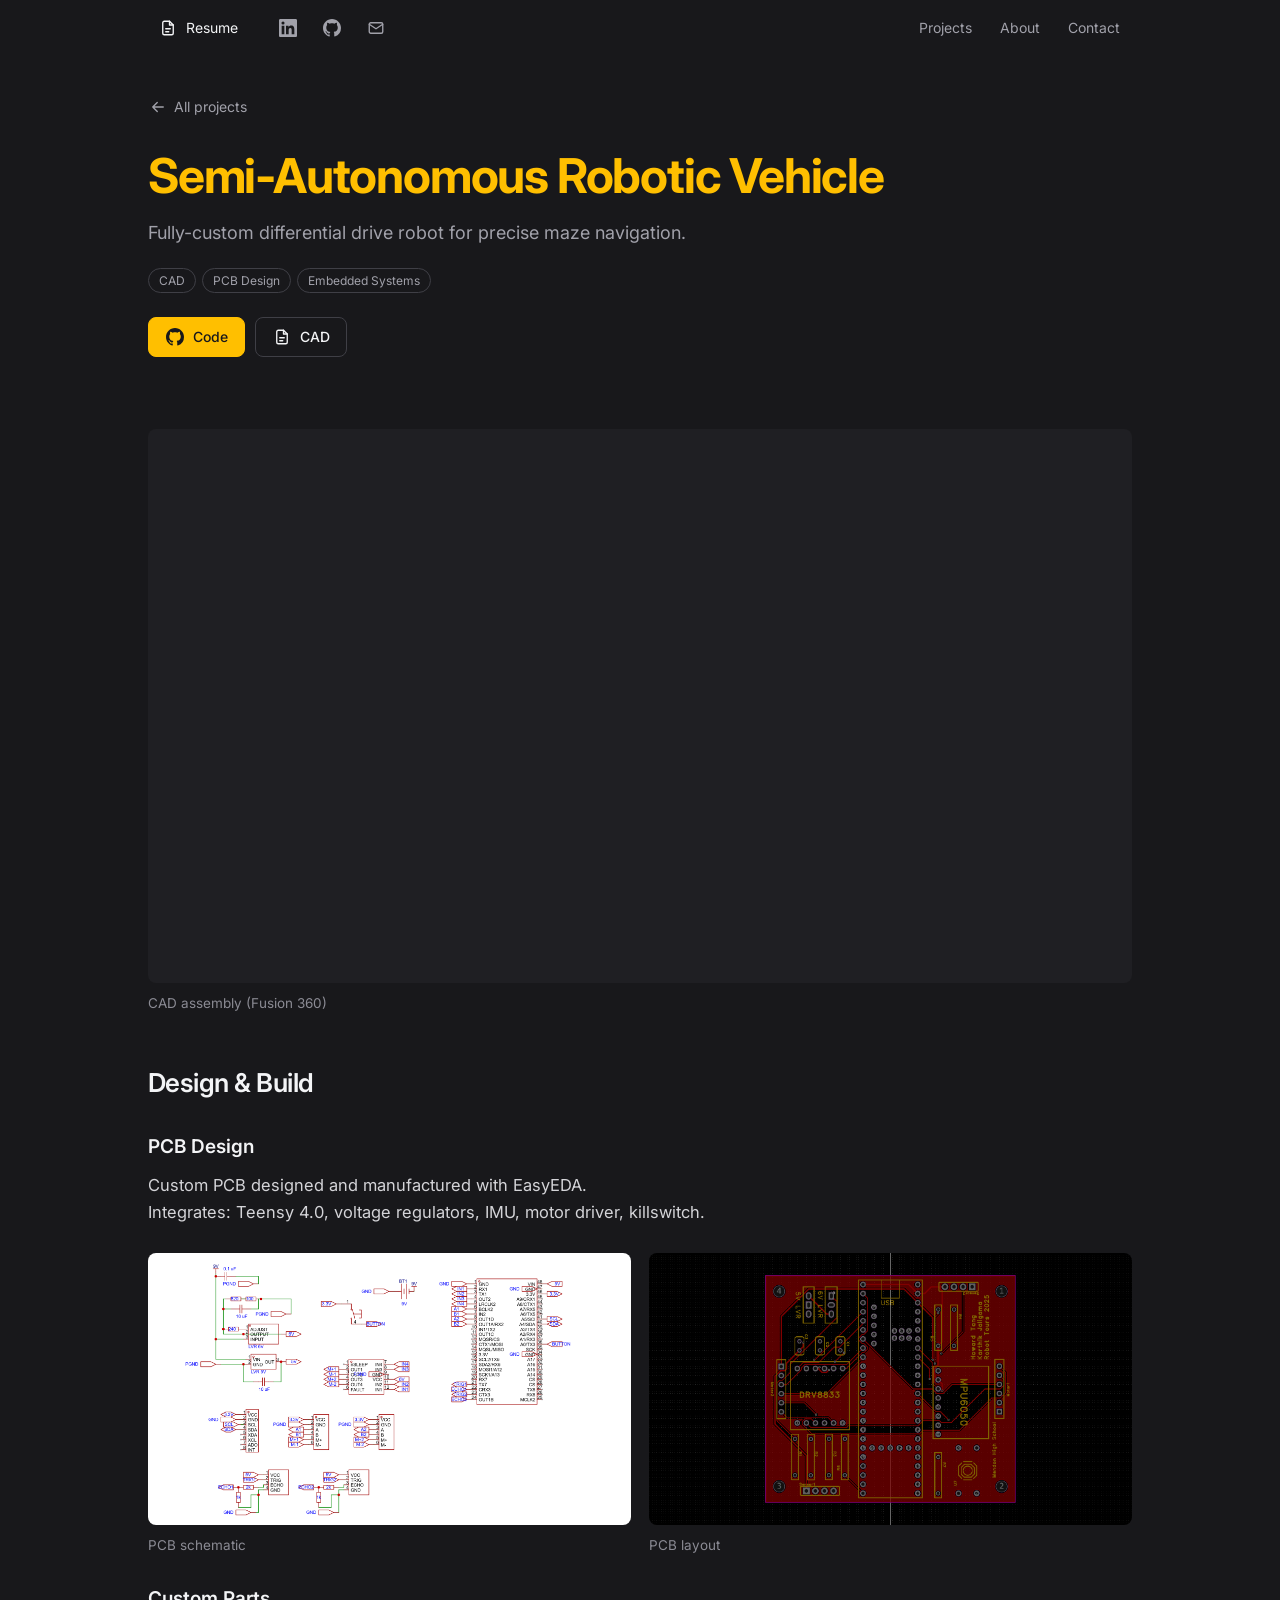
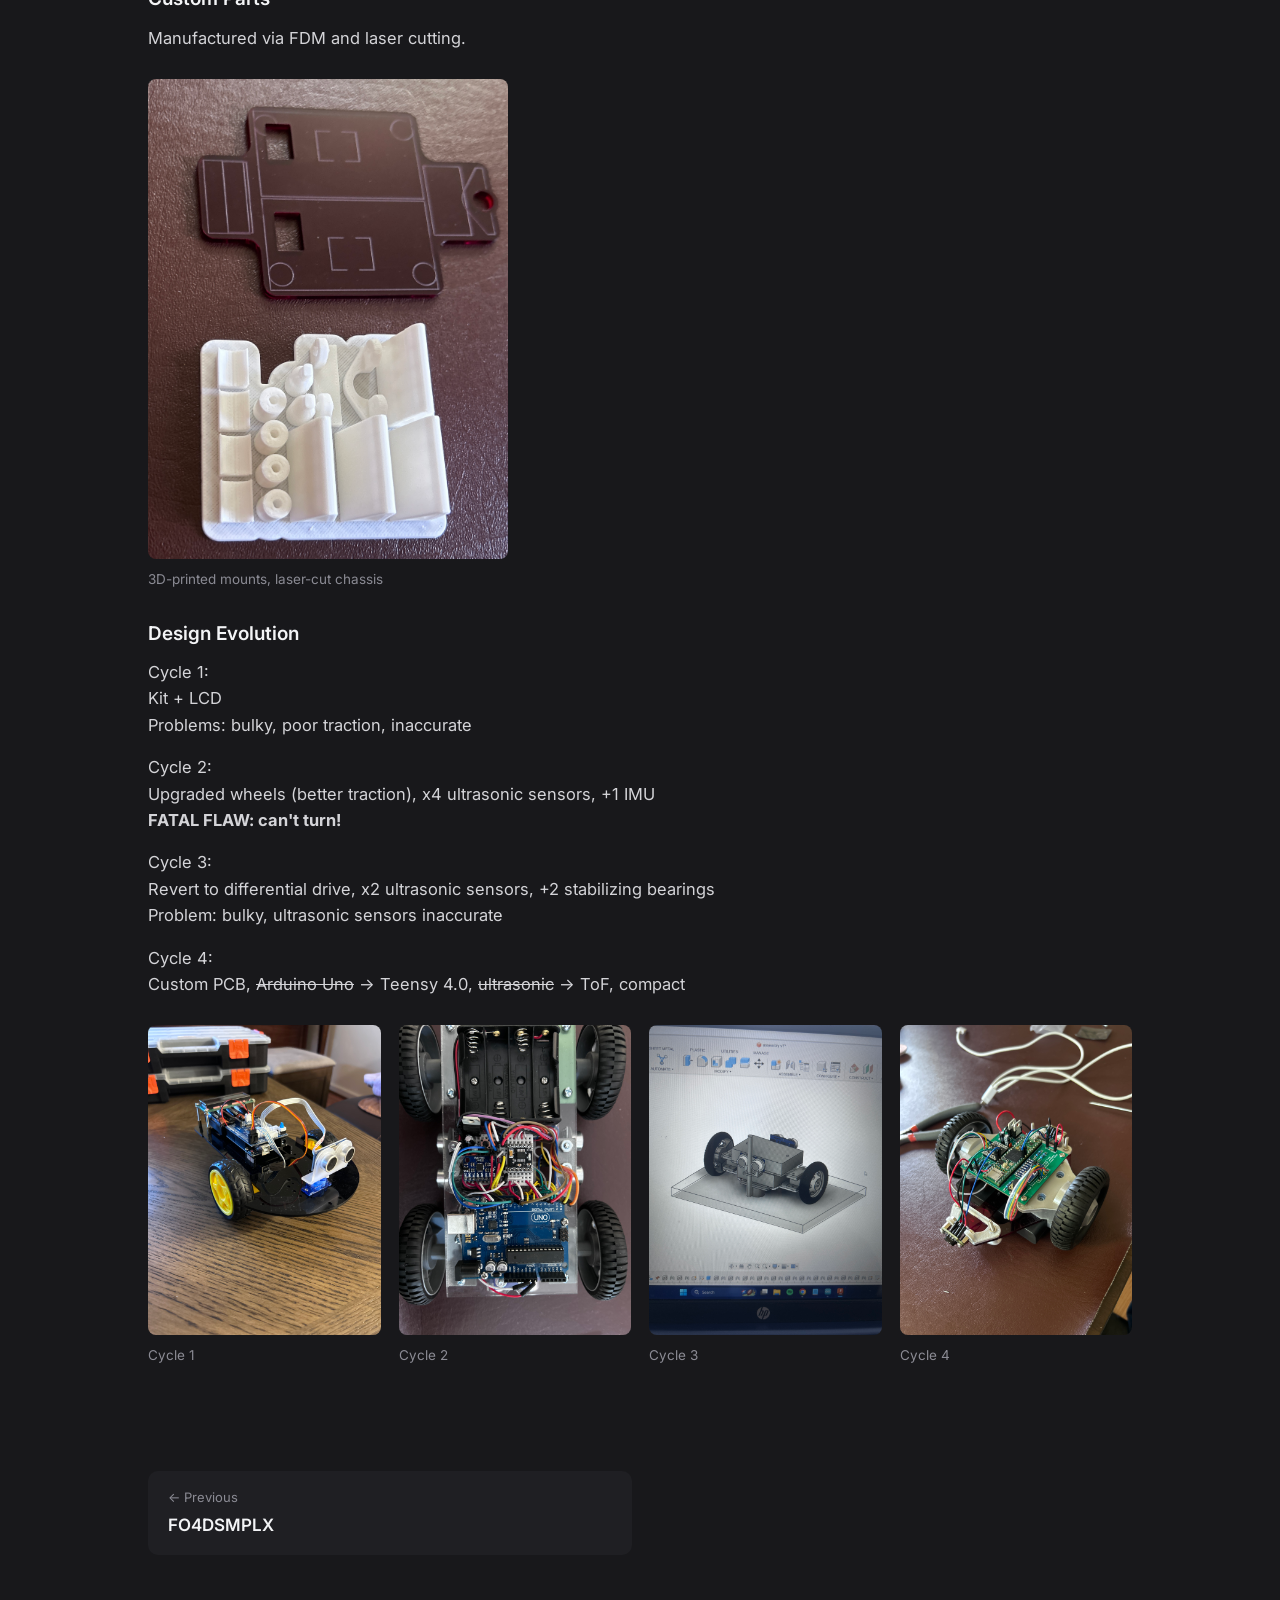
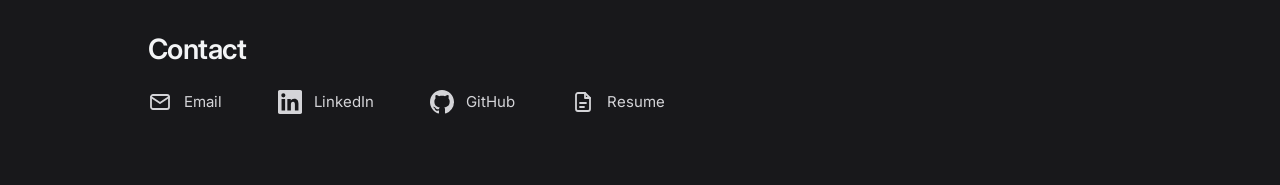
<file: projects/robotic-vehicle.html>
<!DOCTYPE html>
<html lang="en">
<head>
  <meta charset="UTF-8">
  <meta name="viewport" content="width=device-width, initial-scale=1">
  <title>Semi-Autonomous Robotic Vehicle — Howard Tang</title>
  <meta name="description" content="[One-sentence summary of the project.]">
  <meta name="theme-color" content="#18181b">

  <meta property="og:type" content="article">
  <meta property="og:title" content="Semi-Autonomous Robotic Vehicle — Howard Tang">
  <meta property="og:description" content="[One-sentence summary of the project.]">
  <!-- <meta property="og:image" content="https://YOUR-DOMAIN/assets/projects/robotic-vehicle/thumb.jpg"> -->

  <link rel="icon" href="../assets/favicon.svg" type="image/svg+xml">
  <link rel="preconnect" href="https://fonts.googleapis.com">
  <link rel="preconnect" href="https://fonts.gstatic.com" crossorigin>
  <link rel="stylesheet" href="https://fonts.googleapis.com/css2?family=Inter:wght@400;500;600;700&display=swap">
  <link rel="stylesheet" href="../css/style.css">
</head>
<body data-root="../" data-project="robotic-vehicle">
<!--
  ════════════════════════════════════════════════════════════════════════
  PROJECT PAGE — HOW TO EDIT
  ════════════════════════════════════════════════════════════════════════
  • Replace anything in [square brackets]. Delete any section you don't need
    (section numbers 01, 02, 03… renumber themselves).
  • data-project="…" on <body> must match this project's slug in js/data.js.
  • Put this project's media in  assets/projects/<slug>/

  MEDIA — replace a  <div class="placeholder">…</div>  with ONE of these:

    Image:    <img src="../assets/projects/<slug>/photo.jpg" alt="What the image shows">
    GIF:      <img src="../assets/projects/<slug>/demo.gif" alt="What it shows">
    Video:    <video src="../assets/projects/<slug>/demo.mp4" autoplay muted loop playsinline></video>
              ↑ best for animations — an MP4 is usually 5–10× smaller than the same GIF
    YouTube:  <iframe src="https://www.youtube-nocookie.com/embed/VIDEO_ID" title="Demo video" allowfullscreen></iframe>

  FRAME SHAPE — add a word to class="media":
    media            16:9, cropped to fill (default, good for photos)
    media natural    the image's own shape, never cropped (diagrams, CAD, plots)
    media square     1:1
    media portrait   4:5

  Images on this page enlarge when clicked.
  ════════════════════════════════════════════════════════════════════════
-->
  <a class="skip-link" href="#main">Skip to content</a>

  <!-- ================= NAV ================= -->
  <header class="site-header">
    <div class="container header-inner">
      <ul class="header-links">
        <li><a class="resume-link" data-link="resume" href="../assets/resume.pdf" target="_blank" rel="noopener" aria-label="Resume"><svg class="i" viewBox="0 0 24 24" fill="none" stroke="currentColor" stroke-width="1.8" stroke-linecap="round" stroke-linejoin="round" aria-hidden="true"><path d="M14 3H7a2 2 0 0 0-2 2v14a2 2 0 0 0 2 2h10a2 2 0 0 0 2-2V8z"/><path d="M14 3v5h5M9 13h6M9 17h4"/></svg><span>Resume</span></a></li>
        <li><a data-link="linkedin" href="#" target="_blank" rel="noopener" aria-label="LinkedIn" title="LinkedIn"><svg class="i" viewBox="0 0 24 24" fill="currentColor" aria-hidden="true"><path d="M20.45 20.45h-3.55v-5.57c0-1.33-.03-3.04-1.85-3.04-1.85 0-2.14 1.45-2.14 2.94v5.67H9.35V9h3.41v1.56h.05c.48-.9 1.64-1.85 3.37-1.85 3.6 0 4.27 2.37 4.27 5.46v6.28zM5.34 7.43a2.06 2.06 0 1 1 0-4.13 2.06 2.06 0 0 1 0 4.13zM7.12 20.45H3.56V9h3.56v11.45zM22.22 0H1.77C.79 0 0 .77 0 1.73v20.54C0 23.23.79 24 1.77 24h20.45c.98 0 1.78-.77 1.78-1.73V1.73C24 .77 23.2 0 22.22 0z"/></svg></a></li>
        <li><a data-link="github" href="#" target="_blank" rel="noopener" aria-label="GitHub" title="GitHub"><svg class="i" viewBox="0 0 16 16" fill="currentColor" aria-hidden="true"><path d="M8 0C3.58 0 0 3.58 0 8c0 3.54 2.29 6.53 5.47 7.59.4.07.55-.17.55-.38 0-.19-.01-.82-.01-1.49-2.01.37-2.53-.49-2.69-.94-.09-.23-.48-.94-.82-1.13-.28-.15-.68-.52-.01-.53.63-.01 1.08.58 1.23.82.72 1.21 1.87.87 2.33.66.07-.52.28-.87.51-1.07-1.78-.2-3.64-.89-3.64-3.95 0-.87.31-1.59.82-2.15-.08-.2-.36-1.02.08-2.12 0 0 .67-.21 2.2.82.64-.18 1.32-.27 2-.27.68 0 1.36.09 2 .27 1.53-1.04 2.2-.82 2.2-.82.44 1.1.16 1.92.08 2.12.51.56.82 1.27.82 2.15 0 3.07-1.87 3.75-3.65 3.95.29.25.54.73.54 1.48 0 1.07-.01 1.93-.01 2.2 0 .21.15.46.55.38A8.01 8.01 0 0 0 16 8c0-4.42-3.58-8-8-8z"/></svg></a></li>
        <li><a data-link="email" href="#" aria-label="Email" title="Email"><svg class="i" viewBox="0 0 24 24" fill="none" stroke="currentColor" stroke-width="1.8" stroke-linecap="round" stroke-linejoin="round" aria-hidden="true"><rect x="3" y="5" width="18" height="14" rx="2"/><path d="m3 7 9 6 9-6"/></svg></a></li>
      </ul>
      <nav aria-label="Primary">
        <ul class="nav-links">
          <li><a href="../index.html#projects">Projects</a></li>
          <li class="hide-xs"><a href="../index.html#about">About</a></li>
          <li><a href="#contact">Contact</a></li>
        </ul>
      </nav>
    </div>
  </header>

  <main id="main" class="container project">

    <a class="back-link" href="../index.html#projects">
      <svg class="i" viewBox="0 0 24 24" fill="none" stroke="currentColor" stroke-width="1.8" stroke-linecap="round" stroke-linejoin="round" aria-hidden="true"><path d="M19 12H5M11 18l-6-6 6-6"/></svg>
      All projects
    </a>

    <!-- ================= HEADER ================= -->
    <header class="project-header">
      <h1>Semi-Autonomous Robotic Vehicle</h1>
      <p class="project-lead">Fully-custom differential drive robot for precise maze navigation.</p>
      <ul class="tags">
        <li>CAD</li>
        <li>PCB Design</li>
        <li>Embedded Systems</li>
      </ul>

      <!-- Delete any button you don't have a link for -->
      <div class="btn-row">
        <a class="btn btn-primary" href="https://github.com/howardziyuantang/semi-autonomous-robot" target="_blank" rel="noopener">
          <svg class="i" viewBox="0 0 16 16" fill="currentColor" aria-hidden="true"><path d="M8 0C3.58 0 0 3.58 0 8c0 3.54 2.29 6.53 5.47 7.59.4.07.55-.17.55-.38 0-.19-.01-.82-.01-1.49-2.01.37-2.53-.49-2.69-.94-.09-.23-.48-.94-.82-1.13-.28-.15-.68-.52-.01-.53.63-.01 1.08.58 1.23.82.72 1.21 1.87.87 2.33.66.07-.52.28-.87.51-1.07-1.78-.2-3.64-.89-3.64-3.95 0-.87.31-1.59.82-2.15-.08-.2-.36-1.02.08-2.12 0 0 .67-.21 2.2.82.64-.18 1.32-.27 2-.27.68 0 1.36.09 2 .27 1.53-1.04 2.2-.82 2.2-.82.44 1.1.16 1.92.08 2.12.51.56.82 1.27.82 2.15 0 3.07-1.87 3.75-3.65 3.95.29.25.54.73.54 1.48 0 1.07-.01 1.93-.01 2.2 0 .21.15.46.55.38A8.01 8.01 0 0 0 16 8c0-4.42-3.58-8-8-8z"/></svg>
          Code
        </a>
        <a class="btn" href="https://drive.google.com/drive/folders/1lXvUf6fRffnAlMyNL_UezKIN-9-0Paeg?usp=sharing" target="_blank" rel="noopener">
          <svg class="i" viewBox="0 0 24 24" fill="none" stroke="currentColor" stroke-width="1.8" stroke-linecap="round" stroke-linejoin="round" aria-hidden="true"><path d="M14 3H7a2 2 0 0 0-2 2v14a2 2 0 0 0 2 2h10a2 2 0 0 0 2-2V8z"/><path d="M14 3v5h5M9 13h6M9 17h4"/></svg>
          CAD
        </a>
      </div>
    </header>

    <!-- ================= QUICK FACTS ================= -->
    <dl class="facts-strip">
      
    </dl>

    <!-- ================= HERO MEDIA ================= -->
    <figure class="project-hero">
      <div class="media">
        <video src="../assets/projects/robotic-vehicle/looped.mp4" autoplay muted loop playsinline></video>
      </div>
      <figcaption>CAD assembly (Fusion 360)</figcaption>
    </figure>

    <!-- ================= WRITE-UP ================= -->
    <article class="prose">

      <section id="design">
        <h2>Design &amp; Build</h2>
        <h3>PCB Design</h3>
        <p>Custom PCB designed and manufactured with EasyEDA. <br> Integrates: Teensy 4.0, voltage regulators, IMU, motor driver, killswitch.</p>
        <div class="media-grid">
          <figure>
            <div class="media">
              <img src="../assets/projects/robotic-vehicle/schematic.png" alt="pcb schematic">
            </div>
            <figcaption>PCB schematic</figcaption>
          </figure>
          <figure>
            <div class="media">
              <img src="../assets/projects/robotic-vehicle/pcb.png" alt="pcb">
            </div>
            <figcaption>PCB layout</figcaption>
          </figure>
        </div>

        <h3>Custom Parts</h3>
        <p>Manufactured via FDM and laser cutting.</p>
        <div class="media-grid">
          <figure>
            <div class="media-vert" style="max-width: 360px;">
              <img src="../assets/projects/robotic-vehicle/custom parts.jpg" alt="custom parts">
            </div>
            <figcaption>3D-printed mounts, laser-cut chassis</figcaption>
          </figure>
        </div>

        <h3>Design Evolution</h3>
        <p>Cycle 1: <br> Kit + LCD <br> Problems: bulky, poor traction, inaccurate</p>
        <p>Cycle 2: <br> Upgraded wheels (better traction), x4 ultrasonic sensors, +1 IMU <br> <b>FATAL FLAW: can't turn!</b></p>
        <p>Cycle 3: <br> Revert to differential drive, x2 ultrasonic sensors, +2 stabilizing bearings <br> Problem: bulky, ultrasonic sensors inaccurate</p>
        <p>Cycle 4: <br> Custom PCB, <s>Arduino Uno</s> -> Teensy 4.0, <s>ultrasonic</s> -> ToF, compact</p>
      
        <div class="media-grid-4">
          <figure>
            <div class="media-vert">
              <img src="../assets/projects/robotic-vehicle/rt iter 1.jpeg" alt="iter 1">
            </div>
            <figcaption>Cycle 1</figcaption>
          </figure>
          <figure>
            <div class="media-vert">
              <img src="../assets/projects/robotic-vehicle/rt iter 2.JPG" alt="iter 2">
            </div>
            <figcaption>Cycle 2</figcaption>
          </figure>
          <figure>
            <div class="media-vert">
              <img src="../assets/projects/robotic-vehicle/rt iter 3.JPG" alt="iter 3">
            </div>
            <figcaption>Cycle 3</figcaption>
          </figure>
          <figure>
            <div class="media-vert">
              <img src="../assets/projects/robotic-vehicle/rt final.JPG" alt="final iter">
            </div>
            <figcaption>Cycle 4</figcaption>
          </figure>
        </div>

      </section>



    </article>

    <!-- Previous / next project links are generated from js/data.js -->
    <nav class="project-nav" id="project-nav" aria-label="More projects"></nav>
  </main>

  <!-- ================= FOOTER / CONTACT ================= -->
  <footer class="contact" id="contact">
    <div class="container">
      <h2>Contact</h2>
      <ul class="contact-links">
        <li><a data-link="email" href="#"><svg class="i" viewBox="0 0 24 24" fill="none" stroke="currentColor" stroke-width="1.8" stroke-linecap="round" stroke-linejoin="round" aria-hidden="true"><rect x="3" y="5" width="18" height="14" rx="2"/><path d="m3 7 9 6 9-6"/></svg>Email</a></li>
        <li><a data-link="linkedin" href="#" target="_blank" rel="noopener"><svg class="i" viewBox="0 0 24 24" fill="currentColor" aria-hidden="true"><path d="M20.45 20.45h-3.55v-5.57c0-1.33-.03-3.04-1.85-3.04-1.85 0-2.14 1.45-2.14 2.94v5.67H9.35V9h3.41v1.56h.05c.48-.9 1.64-1.85 3.37-1.85 3.6 0 4.27 2.37 4.27 5.46v6.28zM5.34 7.43a2.06 2.06 0 1 1 0-4.13 2.06 2.06 0 0 1 0 4.13zM7.12 20.45H3.56V9h3.56v11.45zM22.22 0H1.77C.79 0 0 .77 0 1.73v20.54C0 23.23.79 24 1.77 24h20.45c.98 0 1.78-.77 1.78-1.73V1.73C24 .77 23.2 0 22.22 0z"/></svg>LinkedIn</a></li>
        <li><a data-link="github" href="#" target="_blank" rel="noopener"><svg class="i" viewBox="0 0 16 16" fill="currentColor" aria-hidden="true"><path d="M8 0C3.58 0 0 3.58 0 8c0 3.54 2.29 6.53 5.47 7.59.4.07.55-.17.55-.38 0-.19-.01-.82-.01-1.49-2.01.37-2.53-.49-2.69-.94-.09-.23-.48-.94-.82-1.13-.28-.15-.68-.52-.01-.53.63-.01 1.08.58 1.23.82.72 1.21 1.87.87 2.33.66.07-.52.28-.87.51-1.07-1.78-.2-3.64-.89-3.64-3.95 0-.87.31-1.59.82-2.15-.08-.2-.36-1.02.08-2.12 0 0 .67-.21 2.2.82.64-.18 1.32-.27 2-.27.68 0 1.36.09 2 .27 1.53-1.04 2.2-.82 2.2-.82.44 1.1.16 1.92.08 2.12.51.56.82 1.27.82 2.15 0 3.07-1.87 3.75-3.65 3.95.29.25.54.73.54 1.48 0 1.07-.01 1.93-.01 2.2 0 .21.15.46.55.38A8.01 8.01 0 0 0 16 8c0-4.42-3.58-8-8-8z"/></svg>GitHub</a></li>
        <li><a data-link="resume" href="../assets/resume.pdf" target="_blank" rel="noopener"><svg class="i" viewBox="0 0 24 24" fill="none" stroke="currentColor" stroke-width="1.8" stroke-linecap="round" stroke-linejoin="round" aria-hidden="true"><path d="M14 3H7a2 2 0 0 0-2 2v14a2 2 0 0 0 2 2h10a2 2 0 0 0 2-2V8z"/><path d="M14 3v5h5M9 13h6M9 17h4"/></svg>Resume</a></li>
      </ul>
    </div>
  </footer>

  <script src="../js/data.js"></script>
  <script src="../js/main.js"></script>
</body>
</html>
</file>
<file: css/style.css>
/* ==========================================================================
   Howard Tang — Portfolio
   Flat charcoal + gold. One typeface, thin borders, no glows or gradients.
   Colors, fonts and widths are all set once, in :root below.
   ========================================================================== */

:root {
  /* Accent */
  --accent:    #FFBF00;
  --on-accent: #18181b;

  /* Surfaces */
  --bg:            #18181b;
  --surface:       #1f1f23;
  /* --border:        #2e2e33; */
  --border-strong: #3f3f46;

  /* Text */
  --text:       #F3F4F6;
  --text-body:  #d4d4d8;
  --text-muted: #a1a1aa;
  --text-faint: #8b8b94;

  --accent-bright: #FFD559;
  --accent-wash:   rgba(255, 191, 0, 0.07);

  --font: "Inter", system-ui, -apple-system, "Segoe UI", Roboto, sans-serif;
  --font-display: "Space Grotesk", var(--font);
  --font-mono: "JetBrains Mono", ui-monospace, "SFMono-Regular", Menlo, Consolas, monospace;

  --max-width:  1032px;
  --text-width: 1032px;
  --radius:     10px;
  --header-height: 56px;
}

/* ---------- Base ---------- */

*, *::before, *::after { box-sizing: border-box; }
[hidden] { display: none !important; }

html { scroll-behavior: smooth; -webkit-text-size-adjust: 100%; }

body {
  margin: 0;
  background: var(--bg);
  color: var(--text);
  font: 400 16px/1.6 var(--font);
  -webkit-font-smoothing: antialiased;
  -moz-osx-font-smoothing: grayscale;
}

img, video, iframe { display: block; max-width: 100%; }
.maze-img {
  max-width: 80%;
  height: auto;
}
.maze-fig {
  display: flex;
  justify-content: center;
  align-items: center;
}
.robot-objective {
  display: grid;
  grid-template-columns: 1fr 1fr;
}
a { color: inherit; text-decoration: none; }
h1, h2, h3 { margin: 0; text-wrap: balance; }
p { margin: 0; text-wrap: pretty; }
ul { list-style: none; margin: 0; padding: 0; }

::selection { background: color-mix(in srgb, var(--accent) 35%, transparent); color: #fff; }
:focus-visible { outline: 2px solid var(--accent); outline-offset: 3px; border-radius: 4px; }

[id] { scroll-margin-top: calc(var(--header-height) + 24px); }

.container {
  width: 100%;
  max-width: var(--max-width);
  margin-inline: auto;
  padding-inline: 24px;
}

.skip-link { position: absolute; left: -9999px; }
.skip-link:focus {
  left: 16px; top: 12px; z-index: 100;
  padding: 8px 12px; border-radius: 6px;
  background: var(--surface); border: 1px solid var(--border-strong);
}

.i { width: 20px; height: 18px; flex: none; }

/* ---------- Header ---------- */

.site-header {
  position: sticky;
  top: 0;
  z-index: 50;
  background: var(--bg);
  border-bottom: 1px solid var(--border);
}
.header-inner {
  display: flex;
  align-items: center;
  justify-content: space-between;
  gap: 16px;
  height: var(--header-height);
}

.header-links { display: flex; align-items: center; gap: 4px; }
.header-links a {
  display: inline-flex;
  align-items: center;
  gap: 8px;
  height: 36px;
  padding: 0 10px;
  border-radius: 6px;
  font-size: 14px;
  color: var(--text-muted);
  transition: color 0.15s;
}
.header-links a:hover { color: var(--accent); }
.header-links .resume-link { color: var(--text); margin-right: 6px; padding-right: 20px; border-right: 1px solid var(--border); border-radius: 0; }
.header-links .resume-link:hover { color: var(--accent); }

.nav-links { display: flex; align-items: center; gap: 4px; }
.nav-links a {
  display: block;
  padding: 6px 12px;
  font-size: 14px;
  color: var(--text-muted);
  transition: color 0.15s;
}
.nav-links a:hover { color: var(--accent); }

/* ---------- Intro ---------- */

.intro { padding-top: 56px; padding-bottom: 40px; }

.name {
  font-size: clamp(42px, 7vw, 56px);
  font-weight: 700;
  line-height: 1.1;
  letter-spacing: -0.025em;
  color: var(--accent);
}
.tagline {
  margin-top: 20px;
  font-size: clamp(19px, 3vw, 22px);
  font-weight: 400;
  font-style: oblique 20deg;
  line-height: 1.3;
  color: var(--text-muted);
}
.tagline .dot { margin-inline: 0.5em; color: var(--accent); font-size: 0.7em; vertical-align: 0.1em; }

.intro-top {
  display: grid;
  grid-template-columns: 1fr 1fr;
}
.intro-left { padding-right: 48px; }

.bio {
  display: flex;
  justify-content: center;
  align-items: 8px;
  border-left: 1px solid var(--border);
}

.about {
  display: grid;
  grid-template-columns: minmax(0, 1fr) minmax(0, 1fr);
  gap: 48px;
  margin-top: 32px;
  padding-top: 32px;
  border-top: 1px solid var(--border-strong);
}
.about h2 { margin-bottom: 10px; font-size: 18px; font-weight: 600; letter-spacing: -0.01em; }

/* Dot-separated lists */
.dotlist { display: flex; flex-wrap: wrap; gap: 4px 0; }
.dotlist li { font-size: 15px; color: var(--text-body); }
.dotlist li:not(:last-child)::after {
  content: "\2022";
  margin-inline: 0.7em;
  color: var(--text-faint);
}

/* Tags (project cards) */
.tags { display: flex; flex-wrap: wrap; gap: 6px; }
.tags li {
  padding: 2px 10px;
  border: 1px solid var(--border-strong);
  border-radius: 999px;
  font-size: 12px;
  color: var(--text-muted);
}

/* ---------- Sections ---------- */

.section { padding-block: 40px; border-top: 1px solid var(--border); }
.section > h2 {
  margin-bottom: 20px;
  font-size: 28px;
  font-weight: 600;
  letter-spacing: -0.02em;
  word-spacing: 3px;
}

/* ---------- Current projects ---------- */

.current-grid {
  display: grid;
  grid-template-columns: repeat(2, minmax(0, 1fr));
  gap: 16px;
}
.current-card {
  display: flex;
  flex-direction: column;
  gap: 8px;
  padding: 20px;
  border: 1px solid var(--border);
  border-radius: var(--radius);
  background: var(--surface);
}
.current-card .media-slot {
  aspect-ratio: 16 / 5;
  margin: -4px -4px 8px;
  overflow: hidden;
  border-radius: 6px;
  background: var(--bg);
}
.current-card .media-slot img,
.current-card .media-slot video { width: 100%; height: 100%; object-fit: cover; }
.current-card h3 { font-size: 17px; font-weight: 600; line-height: 1.3; }
.current-card p { font-size: 14.5px; color: var(--text-muted); }
.current-card .tags { margin-top: auto; padding-top: 8px; }

/* ---------- Past projects ---------- */

.past-grid {
  display: grid;
  grid-template-columns: repeat(2, minmax(0, 1fr));
  gap: 16px;
}
.project-card {
  display: flex;
  flex-direction: column;
  overflow: hidden;
  border: 1px solid var(--border);
  border-radius: 14px;
  background: var(--surface);
  transition: border-color 0.15s;
}
.project-card:hover,
.project-card:focus-visible { border-color: var(--accent); }

.project-card .thumb {
  aspect-ratio: 16 / 9;
  overflow: hidden;
  border-bottom: 1px solid var(--border);
  background: var(--bg);
}
.project-card .thumb img,
.project-card .thumb video { width: 100%; height: 100%; object-fit: cover; }

.project-card .body {
  display: flex;
  flex: 1;
  flex-direction: column;
  gap: 10px;
  padding: 20px 22px 22px;
}
.project-card .meta {
  display: flex;
  justify-content: space-between;
  gap: 12px;
  font-family: var(--font-mono);
  font-size: 12px;
  color: var(--text-faint);
}
.project-card .index { color: var(--accent-bright); }
.project-card h3 {
  font-family: var(--font-display);
  font-size: 22px;
  font-weight: 600;
  line-height: 1.25;
  letter-spacing: -0.015em;
}
.project-card p { font-size: 15px; color: var(--text-muted); }
.project-card .tags li {
  padding: 3px 9px;
  border-radius: 6px;
  background: var(--accent-wash);
  font-family: var(--font-mono);
  color: var(--text-muted);
}
.project-card .cta {
  display: inline-flex;
  align-items: center;
  gap: 6px;
  margin-top: auto;
  padding-top: 6px;
  font-size: 14px;
  font-weight: 500;
  color: var(--accent-bright);
}
.project-card .cta .i { width: 16px; height: 16px; transition: transform 0.15s; }
.project-card:hover .cta .i { transform: translateX(3px); }

/* ---------- Contact ---------- */

.contact { padding-block: 40px 64px; border-top: 1px solid var(--border); }
.contact h2 { margin-bottom: 18px; font-size: 28px; font-weight: 600; letter-spacing: -0.02em; }
.contact-links { display: flex; flex-wrap: wrap; gap: 14px 56px; }
.contact-links a {
  display: inline-flex;
  align-items: center;
  gap: 12px;
  font-size: 15px;
  color: var(--text-body);
  transition: color 0.15s;
}
.contact-links a:hover { color: var(--accent); }
.contact-links .i { width: 24px; height: 24px; }

/* ---------- Buttons (project pages) ---------- */

.btn-row { display: flex; flex-wrap: wrap; gap: 10px; }
.btn {
  display: inline-flex;
  align-items: center;
  gap: 8px;
  height: 40px;
  padding: 0 16px;
  border: 1px solid var(--border-strong);
  border-radius: 8px;
  font-size: 14px;
  font-weight: 500;
  color: var(--text);
  transition: border-color 0.15s, color 0.15s;
}
.btn:hover { border-color: var(--accent); color: var(--accent); }
.btn-primary { background: var(--accent); border-color: var(--accent); color: var(--on-accent); }
.btn-primary:hover { background: var(--accent); color: var(--on-accent); opacity: 0.88; }

/* ---------- Media frames ---------- */

figure { margin: 0; }
figcaption { margin-top: 10px; font-size: 13.5px; color: var(--text-faint); }

.media {
  position: relative;
  aspect-ratio: 16 / 9;
  overflow: hidden;
  border: 1px solid var(--border);
  border-radius: 8px;
  background: var(--surface);
}
.media > img,
.media > video,
.media > iframe { width: 100%; height: 100%; object-fit: cover; border: 0; }
.media.square   { aspect-ratio: 1 / 1; }
.media.portrait { aspect-ratio: 4 / 5; }
.media.natural  { aspect-ratio: auto; }
.media.natural > img,
.media.natural > video { height: auto; object-fit: contain; }

.media-vert {
  position: relative;
  aspect-ratio: 3 / 4;
  overflow: hidden;
  border: 1px solid var(--border);
  border-radius: 8px;
  background: var(--surface);
}
.media-vert > img,
.media-vert > video,
.media-vert > iframe { width: 100%; height: 100%; object-fit: cover; border: 0; }
.media-vert.square   { aspect-ratio: 1 / 1; }
.media-vert.portrait { aspect-ratio: 4 / 5; }
.media-vert.natural  { aspect-ratio: auto; }
.media-vert.natural > img,
.media-vert.natural > video { height: auto; object-fit: contain; }

.placeholder {
  display: flex;
  flex-direction: column;
  align-items: center;
  justify-content: center;
  gap: 10px;
  width: 100%;
  height: 100%;
  padding: 16px;
  text-align: center;
  font-size: 13px;
  color: var(--text-faint);
  background: var(--surface);
}
.placeholder svg { width: 28px; height: 28px; }

.zoomable { cursor: zoom-in; }
.lightbox { max-width: 94vw; max-height: 94vh; padding: 0; border: 0; background: transparent; cursor: zoom-out; }
.lightbox::backdrop { background: rgba(10, 10, 12, 0.9); }
.lightbox img,
.lightbox video { display: block; max-width: 94vw; max-height: 90vh; border-radius: 8px; }
.lightbox [hidden] { display: none; }

.magnifier {
  position: fixed;
  top: 0;
  left: 0;
  z-index: 1000;
  border: 2px solid rgba(255, 255, 255, 0.85);
  border-radius: 12px;
  background: var(--bg);
  box-shadow: 0 6px 20px rgba(0, 0, 0, 0.45);
  pointer-events: none;
  opacity: 0;
  transition: opacity 0.15s;
}
.magnifier.on { opacity: 1; }
.magnifying,
.magnifying * { cursor: none !important; }

/* ---------- Project page ---------- */

.project { padding-top: 40px; padding-bottom: 32px; }

.back-link {
  display: inline-flex;
  align-items: center;
  gap: 6px;
  margin-bottom: 32px;
  font-size: 14px;
  color: var(--text-muted);
  transition: color 0.15s;
}
.back-link:hover { color: var(--accent); }

.project-header { max-width: 780px; }
.project-eyebrow { margin-bottom: 12px; font-size: 14px; color: var(--text-muted); }
.project-header h1 {
  margin-bottom: 16px;
  font-size: clamp(34px, 5.5vw, 48px);
  font-weight: 700;
  line-height: 1.1;
  letter-spacing: -0.025em;
  color: var(--accent);
}
.project-lead { margin-bottom: 20px; font-size: 18px; color: var(--text-muted); }
.project-header .tags { margin-bottom: 24px; }

.facts-strip {
  display: grid;
  grid-template-columns: repeat(4, minmax(0, 1fr));
  margin: 40px 0 32px;
  border: 1px solid var(--border);
  border-radius: var(--radius);
  background: var(--surface);
}
.facts-strip > div { padding: 16px 20px; border-left: 1px solid var(--border); }
.facts-strip > div:first-child { border-left: 0; }
.facts-strip dt { font-size: 13px; color: var(--text-faint); }
.facts-strip dd { margin: 4px 0 0; font-size: 15px; }

.prose section { padding-top: 48px; }
.prose h2 { max-width: var(--text-width); margin-bottom: 14px; font-size: 26px; font-weight: 600; letter-spacing: -0.02em; }
.prose h3 { max-width: var(--text-width); margin: 28px 0 10px; font-size: 19px; font-weight: 600; }
.prose p,
.prose ul:not([class]),
.prose ol:not([class]) {
  max-width: var(--text-width);
  margin: 0 0 16px;
  font-size: 16.5px;
  color: var(--text-body);
}
.prose ul:not([class]) { list-style: disc; padding-left: 22px; }
.prose ol:not([class]) { padding-left: 22px; }
.prose li { margin: 6px 0; }
.prose li::marker { color: var(--accent); }
.prose p a,
.prose li a { color: var(--accent); text-decoration: underline; text-underline-offset: 3px; text-decoration-thickness: 1px; }
.prose strong { color: var(--text); font-weight: 600; }
.prose figure { margin: 28px 0; }

.prose .callout {
  padding: 4px 0 4px 20px;
  border-left: 2px solid var(--accent);
  font-size: 18px;
  color: var(--text);
}

.prose code {
  padding: 2px 6px;
  border: 1px solid var(--border);
  border-radius: 4px;
  background: var(--surface);
  font-family: var(--font-mono);
  font-size: 0.88em;
}
.prose pre {
  max-width: var(--text-width);
  overflow-x: auto;
  padding: 16px 18px;
  border: 1px solid var(--border);
  border-radius: 8px;
  background: var(--surface);
  font-size: 14px;
  line-height: 1.55;
}
.prose pre code { padding: 0; border: 0; background: none; }

.media-grid { display: grid; grid-template-columns: repeat(2, minmax(0, 1fr)); gap: 18px; margin: 28px 0; }
.media-grid.cols-3 { grid-template-columns: repeat(3, minmax(0, 1fr)); }
.prose .media-grid figure { margin: 0; }

.media-grid-3 { display: grid; grid-template-columns: repeat(3, minmax(0, 1fr)); gap: 18px; margin: 28px 0; }
.media-grid-3.cols-3 { grid-template-columns: repeat(3, minmax(0, 1fr)); }
.prose .media-grid-3 figure { margin: 0; }

.media-grid-4 { display: grid; grid-template-columns: repeat(4, minmax(0, 1fr)); gap: 18px; margin: 28px 0; }
.media-grid-4.cols-3 { grid-template-columns: repeat(3, minmax(0, 1fr)); }
.prose .media-grid-4 figure { margin: 0; }

.stats { display: grid; grid-template-columns: repeat(3, minmax(0, 1fr)); gap: 16px; margin: 24px 0 28px; }
.stat { padding: 20px 22px; border: 1px solid var(--border); border-radius: var(--radius); background: var(--surface); }
.stat-value { font-size: 32px; font-weight: 700; line-height: 1.1; letter-spacing: -0.02em; color: var(--accent); }
.stat-label { margin-top: 6px; font-size: 14px; color: var(--text-muted); }

.resource-list { display: grid; gap: 10px; max-width: var(--text-width); }
.resource-list a {
  display: flex;
  align-items: center;
  justify-content: space-between;
  gap: 16px;
  padding: 14px 18px;
  border: 1px solid var(--border);
  border-radius: var(--radius);
  background: var(--surface);
  transition: border-color 0.15s;
}
.resource-list a:hover { border-color: var(--accent); }
.resource-title { display: block; font-weight: 500; }
.resource-meta { display: block; font-size: 13px; color: var(--text-faint); }
.resource-list .i { color: var(--accent); }

.project-nav {
  display: grid;
  grid-template-columns: 1fr 1fr;
  gap: 16px;
  margin-top: 72px;
  padding-top: 32px;
  border-top: 1px solid var(--border);
}
.project-nav:empty { display: none; }
.project-nav a {
  display: flex;
  flex-direction: column;
  gap: 4px;
  padding: 16px 20px;
  border: 1px solid var(--border);
  border-radius: var(--radius);
  background: var(--surface);
  transition: border-color 0.15s;
}
.project-nav a:hover { border-color: var(--accent); }
.project-nav .next { grid-column: 2; text-align: right; }
.project-nav .dir { font-size: 13px; color: var(--text-faint); }
.project-nav .title { font-size: 17px; font-weight: 600; }

/* ---------- 404 ---------- */

.not-found { min-height: 100vh; display: grid; place-content: center; justify-items: center; gap: 12px; text-align: center; }
.not-found p { color: var(--text-muted); font-size: 18px; margin-bottom: 12px; }

/* ---------- Responsive ---------- */

@media (max-width: 860px) {
  .past-grid { grid-template-columns: 1fr; }
}

@media (max-width: 760px) {
  .intro-top { grid-template-columns: 1fr; }
  .intro-left { padding-right: 0; }
  .intro-bio { padding: 20px 0 0; border-left: 0; }
  .about { grid-template-columns: 1fr; gap: 28px; }
  .current-grid,
  .media-grid,
  .media-grid.cols-3,
  .stats { grid-template-columns: 1fr; }
  .facts-strip { grid-template-columns: 1fr 1fr; }
  .facts-strip > div:nth-child(3) { border-left: 0; }
  .facts-strip > div:nth-child(n + 3) { border-top: 1px solid var(--border); }
  .project-nav { grid-template-columns: 1fr; }
  .project-nav .next { grid-column: auto; }
}

@media (max-width: 600px) {
  .container { padding-inline: 16px; }
  .intro { padding-top: 40px; }
  .section { padding-block: 32px; }
  .header-inner { gap: 8px; }
  .header-links a { padding: 0 8px; }
  .header-links .resume-link span { display: none; }
  .header-links .resume-link { padding-right: 10px; }
  .nav-links a { padding: 6px 8px; }
  .contact-links { gap: 14px 32px; }
}

@media (max-width: 400px) {
  .nav-links .hide-xs { display: none; }
}

@media (prefers-reduced-motion: reduce) {
  html { scroll-behavior: auto; }
  *, *::before, *::after { transition: none !important; }
}
</file>
